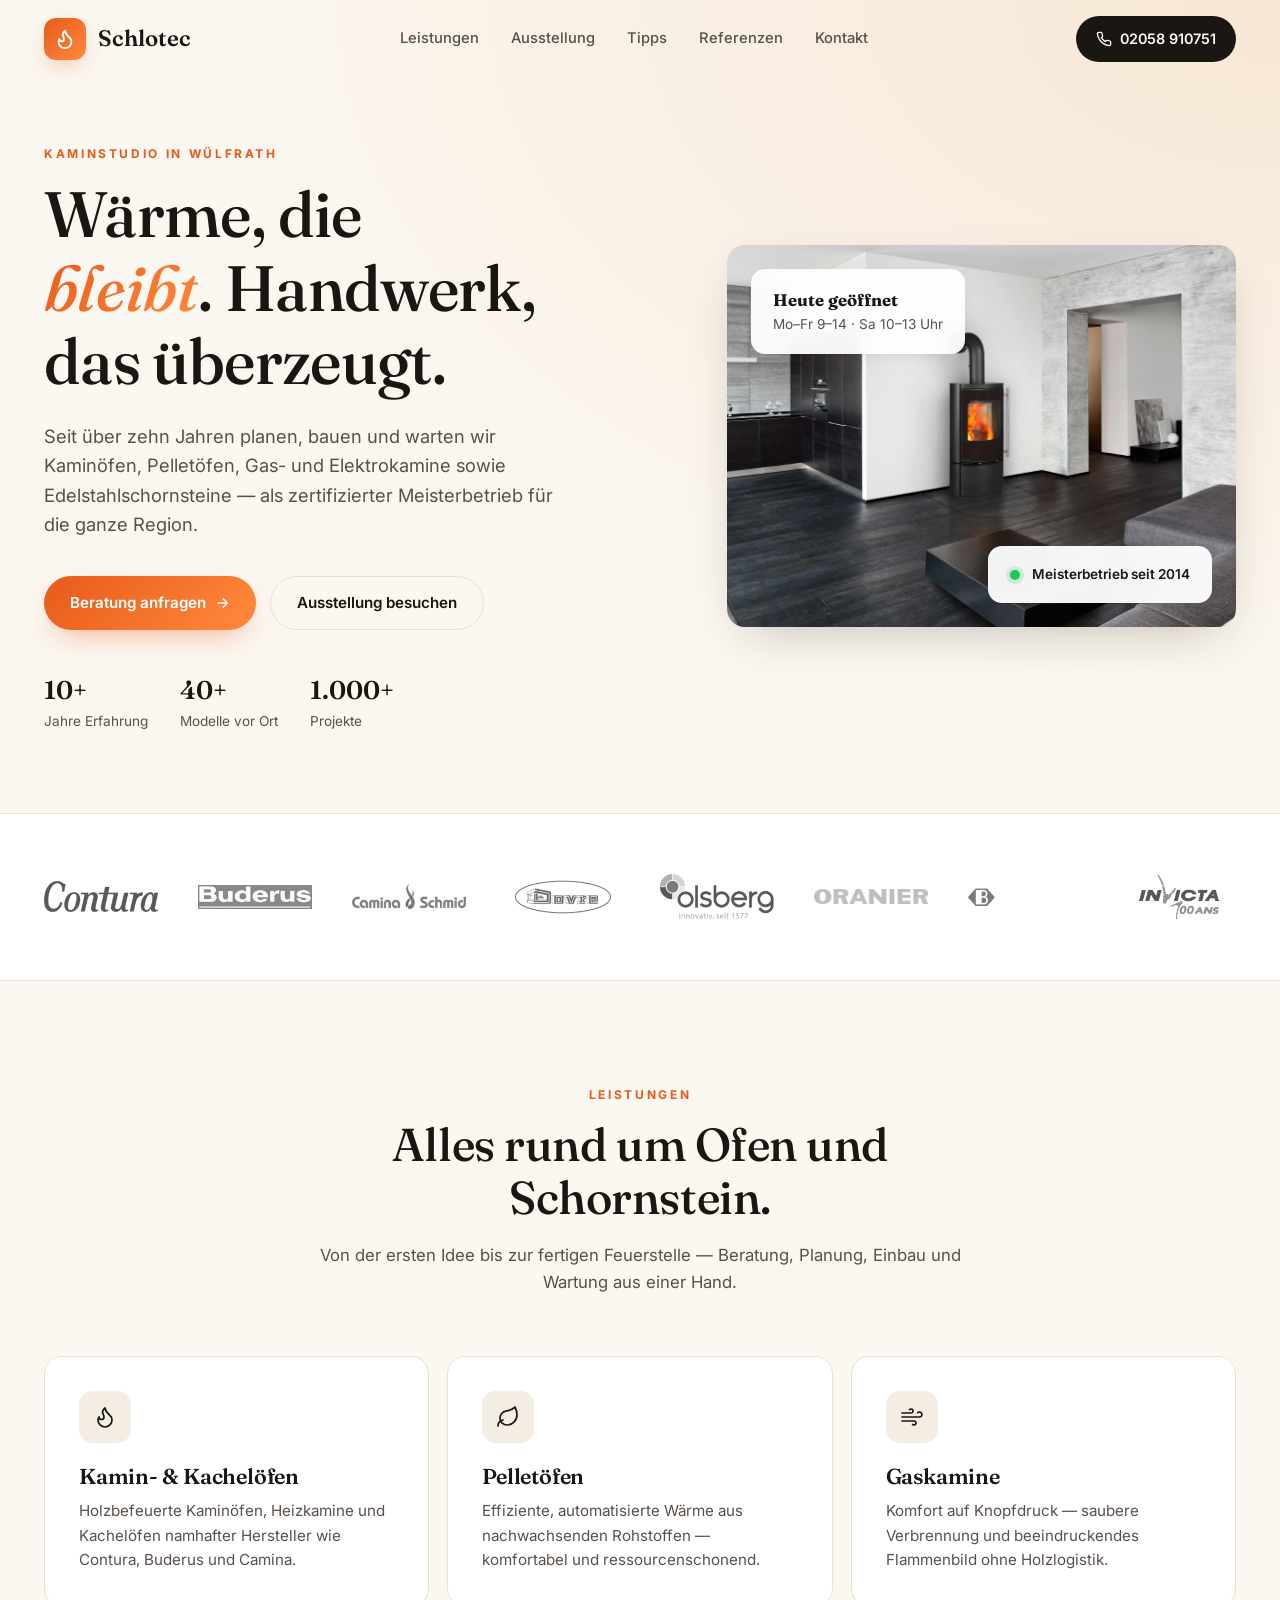
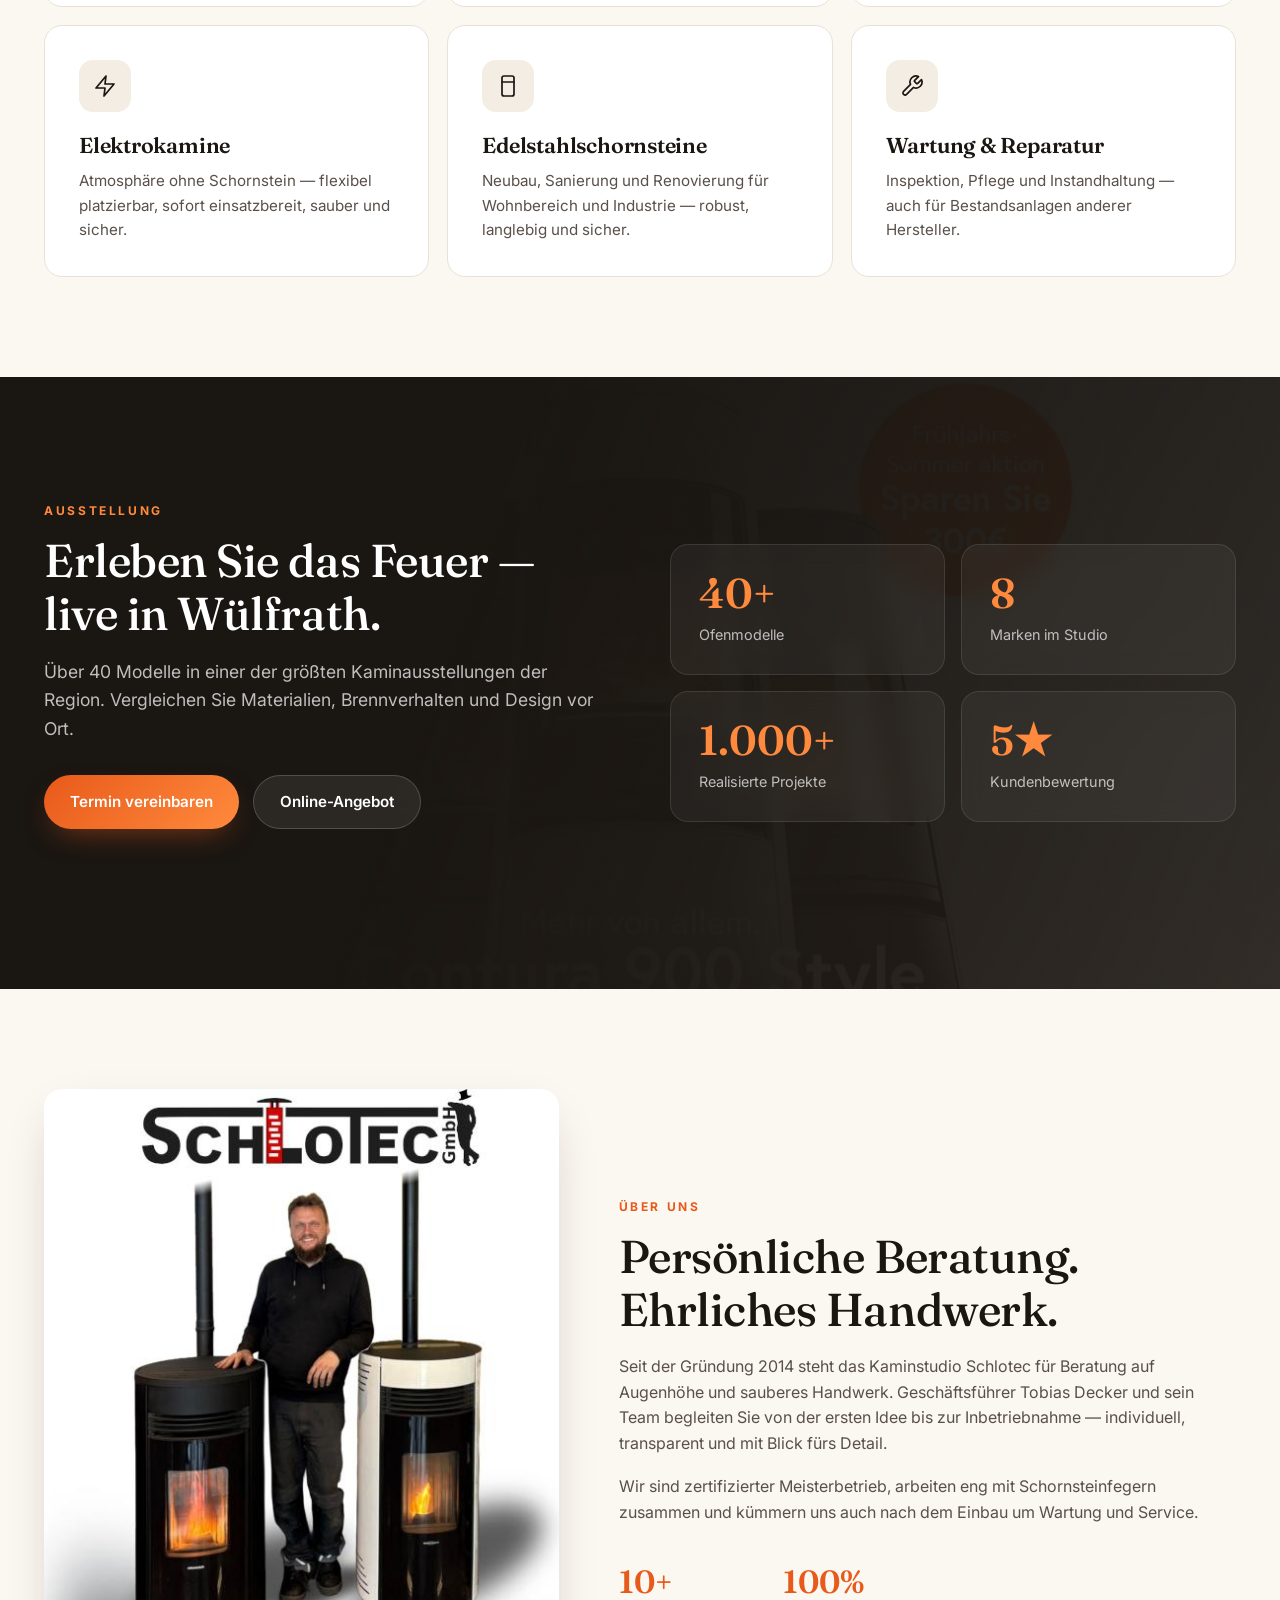
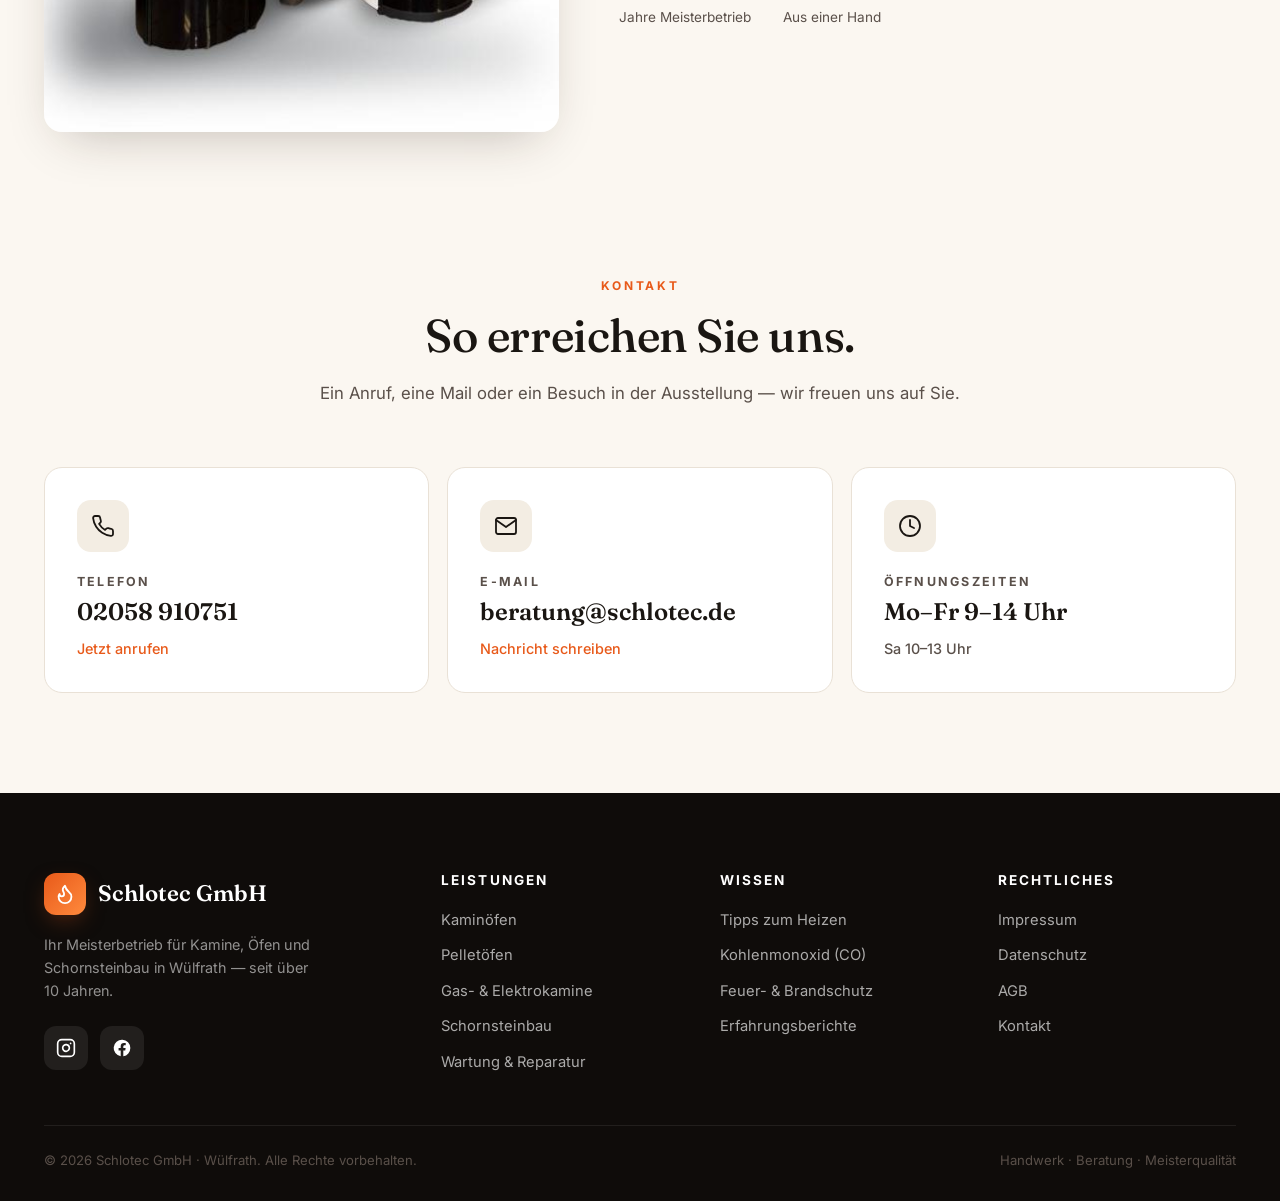
<file: index.html>
<!doctype html>
<html lang="de">
<head>
<meta charset="UTF-8" />
<meta name="viewport" content="width=device-width,initial-scale=1" />
<title>Schlotec — Kaminstudio & Schornsteinbau in Wülfrath</title>
<meta name="description" content="Kaminöfen, Pelletöfen, Gas- und Elektrokamine sowie Edelstahlschornsteine vom Meisterbetrieb in Wülfrath. Beratung, Planung, Einbau und Wartung aus einer Hand." />
<meta name="theme-color" content="#1a1612" />
<meta property="og:title" content="Schlotec — Kaminstudio & Schornsteinbau in Wülfrath" />
<meta property="og:description" content="Kaminöfen, Pelletöfen, Gas- und Elektrokamine sowie Edelstahlschornsteine vom Meisterbetrieb in Wülfrath. Beratung, Planung, Einbau und Wartung aus einer Hand." />
<meta property="og:type" content="website" />
<meta property="og:locale" content="de_DE" />
<meta property="og:image" content="/img/hero.jpg" />
<link rel="icon" href="img/logo.svg" type="image/svg+xml" />
<link rel="preconnect" href="https://fonts.googleapis.com" />
<link rel="preconnect" href="https://fonts.gstatic.com" crossorigin />
<link href="https://fonts.googleapis.com/css2?family=Fraunces:opsz,wght@9..144,400;9..144,500;9..144,600&family=Inter:wght@400;500;600;700&display=swap" rel="stylesheet" />
<link rel="stylesheet" href="styles.css" />
</head>
<body>
<header class="site-header">
  <div class="container header-inner">
    <a href="index.html" class="brand" aria-label="Schlotec — Startseite">
      <span class="brand-logo" aria-hidden="true">
        <svg viewBox="0 0 24 24" fill="none" stroke="currentColor" stroke-width="2" stroke-linecap="round" stroke-linejoin="round"><path d="M8.5 14.5A2.5 2.5 0 0 0 11 12c0-1.38-.5-2-1-3-1.072-2.143-.224-4.054 2-6 .5 2.5 2 4.9 4 6.5 2 1.6 3 3.5 3 5.5a7 7 0 1 1-14 0c0-1.153.433-2.294 1-3a2.5 2.5 0 0 0 2.5 2.5z"/></svg>
      </span>
      Schlotec
    </a>
    <nav class="nav" aria-label="Hauptnavigation">
      <a href="index.html#leistungen">Leistungen</a>
      <a href="index.html#ausstellung">Ausstellung</a>
      <a href="tipps-heizen.html">Tipps</a>
      <a href="erfahrungsberichte.html">Referenzen</a>
      <a href="index.html#kontakt">Kontakt</a>
    </nav>
    <div class="nav-cta">
      <a href="tel:+492058910751" class="tel-btn">
        <svg width="16" height="16" viewBox="0 0 24 24" fill="none" stroke="currentColor" stroke-width="2" stroke-linecap="round" stroke-linejoin="round"><path d="M22 16.92v3a2 2 0 0 1-2.18 2 19.79 19.79 0 0 1-8.63-3.07 19.5 19.5 0 0 1-6-6 19.79 19.79 0 0 1-3.07-8.67A2 2 0 0 1 4.11 2h3a2 2 0 0 1 2 1.72 12.84 12.84 0 0 0 .7 2.81 2 2 0 0 1-.45 2.11L8.09 9.91a16 16 0 0 0 6 6l1.27-1.27a2 2 0 0 1 2.11-.45 12.84 12.84 0 0 0 2.81.7A2 2 0 0 1 22 16.92z"/></svg>
        02058 910751
      </a>
      <button class="menu-toggle" aria-label="Menü öffnen" aria-expanded="false">
        <svg width="20" height="20" viewBox="0 0 24 24" fill="none" stroke="currentColor" stroke-width="2" stroke-linecap="round"><line x1="3" y1="6" x2="21" y2="6"/><line x1="3" y1="12" x2="21" y2="12"/><line x1="3" y1="18" x2="21" y2="18"/></svg>
      </button>
    </div>
  </div>
  <div class="mobile-nav">
    <a href="index.html#leistungen">Leistungen</a>
    <a href="index.html#ausstellung">Ausstellung</a>
    <a href="tipps-heizen.html">Tipps zum Heizen</a>
    <a href="co-gefahren.html">CO-Gefahren</a>
    <a href="brandschutz.html">Brandschutz</a>
    <a href="erfahrungsberichte.html">Erfahrungsberichte</a>
    <a href="index.html#kontakt">Kontakt</a>
    <a href="tel:+492058910751" style="background:var(--ink);color:#fff;text-align:center;margin-top:8px">02058 910751</a>
  </div>
</header>
<section class="hero" id="top">
  <div class="container hero-grid">
    <div class="hero-text reveal">
      <span class="eyebrow">Kaminstudio in Wülfrath</span>
      <h1>Wärme, die <span class="accent">bleibt</span>. Handwerk, das überzeugt.</h1>
      <p>Seit über zehn Jahren planen, bauen und warten wir Kaminöfen, Pelletöfen, Gas- und Elektrokamine sowie Edelstahlschornsteine — als zertifizierter Meisterbetrieb für die ganze Region.</p>
      <div class="hero-actions">
        <a href="#kontakt" class="btn btn-primary">
          Beratung anfragen
          <svg width="16" height="16" viewBox="0 0 24 24" fill="none" stroke="currentColor" stroke-width="2"><path d="M5 12h14M13 5l7 7-7 7"/></svg>
        </a>
        <a href="#ausstellung" class="btn btn-outline">Ausstellung besuchen</a>
      </div>
      <div class="hero-meta">
        <div><strong>10+</strong>Jahre Erfahrung</div>
        <div><strong>40+</strong>Modelle vor Ort</div>
        <div><strong>1.000+</strong>Projekte</div>
      </div>
    </div>
    <div class="hero-image reveal">
      <img src="img/hero.jpg" alt="Auswahl an Kaminöfen im Schlotec Kaminstudio Wülfrath" loading="eager" />
      <div class="hero-card tl">
        <strong style="display:block;font-family:'Fraunces',serif;font-size:1.05rem;color:var(--ink)">Heute geöffnet</strong>
        <span style="color:var(--ink-soft)">Mo–Fr 9–14 · Sa 10–13 Uhr</span>
      </div>
      <div class="hero-card br">
        <span class="dot"></span>
        <span style="color:var(--ink);font-weight:600">Meisterbetrieb seit 2014</span>
      </div>
    </div>
  </div>
</section>

<section class="brands" id="marken" aria-label="Markenpartner">
  <div class="container">
    <div class="brand-strip">
      <img src="img/brands/contura.png" alt="Contura" loading="lazy" />
      <img src="img/brands/buderus.jpg" alt="Buderus" loading="lazy" />
      <img src="img/brands/schmid-camina.png" alt="Schmid Camina" loading="lazy" />
      <img src="img/brands/dovre.png" alt="Dovre" loading="lazy" />
      <img src="img/brands/olsberg.png" alt="Olsberg" loading="lazy" />
      <img src="img/brands/oranier.png" alt="Oranier" loading="lazy" />
      <img src="img/brands/bartz.png" alt="Bartz" loading="lazy" />
      <img src="img/brands/invicta.png" alt="Invicta" loading="lazy" />
    </div>
  </div>
</section>

<section class="section" id="leistungen">
  <div class="container">
    <div class="section-head reveal">
      <span class="eyebrow">Leistungen</span>
      <h2>Alles rund um Ofen und Schornstein.</h2>
      <p>Von der ersten Idee bis zur fertigen Feuerstelle — Beratung, Planung, Einbau und Wartung aus einer Hand.</p>
    </div>
    <div class="services-grid">
      <article class="service-card reveal">
        <div class="service-icon"><svg viewBox="0 0 24 24" fill="none" stroke="currentColor" stroke-width="1.7" stroke-linecap="round" stroke-linejoin="round"><path d="M8.5 14.5A2.5 2.5 0 0 0 11 12c0-1.38-.5-2-1-3-1.072-2.143-.224-4.054 2-6 .5 2.5 2 4.9 4 6.5 2 1.6 3 3.5 3 5.5a7 7 0 1 1-14 0c0-1.153.433-2.294 1-3a2.5 2.5 0 0 0 2.5 2.5z"/></svg></div>
        <h3>Kamin- & Kachelöfen</h3>
        <p>Holzbefeuerte Kaminöfen, Heizkamine und Kachelöfen namhafter Hersteller wie Contura, Buderus und Camina.</p>
      </article>
      <article class="service-card reveal">
        <div class="service-icon"><svg viewBox="0 0 24 24" fill="none" stroke="currentColor" stroke-width="1.7" stroke-linecap="round" stroke-linejoin="round"><path d="M11 20A7 7 0 0 1 9.8 6.1C15.5 5 17 4.48 19 2c1 2 2 4.18 2 8 0 5.5-4.78 10-10 10z"/><path d="M2 21c0-3 1.85-5.36 5.08-6"/></svg></div>
        <h3>Pelletöfen</h3>
        <p>Effiziente, automatisierte Wärme aus nachwachsenden Rohstoffen — komfortabel und ressourcenschonend.</p>
      </article>
      <article class="service-card reveal">
        <div class="service-icon"><svg viewBox="0 0 24 24" fill="none" stroke="currentColor" stroke-width="1.7" stroke-linecap="round" stroke-linejoin="round"><path d="M17.7 7.7a2.5 2.5 0 1 1 1.8 4.3H2"/><path d="M9.6 4.6A2 2 0 1 1 11 8H2"/><path d="M12.6 19.4A2 2 0 1 0 14 16H2"/></svg></div>
        <h3>Gaskamine</h3>
        <p>Komfort auf Knopfdruck — saubere Verbrennung und beeindruckendes Flammenbild ohne Holzlogistik.</p>
      </article>
      <article class="service-card reveal">
        <div class="service-icon"><svg viewBox="0 0 24 24" fill="none" stroke="currentColor" stroke-width="1.7" stroke-linecap="round" stroke-linejoin="round"><polygon points="13 2 3 14 12 14 11 22 21 10 12 10 13 2"/></svg></div>
        <h3>Elektrokamine</h3>
        <p>Atmosphäre ohne Schornstein — flexibel platzierbar, sofort einsatzbereit, sauber und sicher.</p>
      </article>
      <article class="service-card reveal">
        <div class="service-icon"><svg viewBox="0 0 24 24" fill="none" stroke="currentColor" stroke-width="1.7" stroke-linecap="round" stroke-linejoin="round"><rect x="6" y="2" width="12" height="20" rx="2"/><line x1="6" y1="8" x2="18" y2="8"/></svg></div>
        <h3>Edelstahlschornsteine</h3>
        <p>Neubau, Sanierung und Renovierung für Wohnbereich und Industrie — robust, langlebig und sicher.</p>
      </article>
      <article class="service-card reveal">
        <div class="service-icon"><svg viewBox="0 0 24 24" fill="none" stroke="currentColor" stroke-width="1.7" stroke-linecap="round" stroke-linejoin="round"><path d="M14.7 6.3a1 1 0 0 0 0 1.4l1.6 1.6a1 1 0 0 0 1.4 0l3.77-3.77a6 6 0 0 1-7.94 7.94l-6.91 6.91a2.12 2.12 0 0 1-3-3l6.91-6.91a6 6 0 0 1 7.94-7.94l-3.76 3.76z"/></svg></div>
        <h3>Wartung & Reparatur</h3>
        <p>Inspektion, Pflege und Instandhaltung — auch für Bestandsanlagen anderer Hersteller.</p>
      </article>
    </div>
  </div>
</section>

<section class="showcase section-dark" id="ausstellung">
  <img src="img/aktion.jpg" alt="" aria-hidden="true" loading="lazy" style="position:absolute;inset:0;width:100%;height:100%;object-fit:cover;opacity:.18;mix-blend-mode:screen" />
  <div style="position:absolute;inset:0;background:linear-gradient(110deg,#1a1612 35%,rgba(26,22,18,.55) 100%)"></div>
  <div class="container showcase-grid" style="position:relative">
    <div class="reveal">
      <span class="eyebrow" style="color:var(--ember-glow)">Ausstellung</span>
      <h2>Erleben Sie das Feuer — live in Wülfrath.</h2>
      <p style="font-size:1.1rem;margin-top:18px">Über 40 Modelle in einer der größten Kaminausstellungen der Region. Vergleichen Sie Materialien, Brennverhalten und Design vor Ort.</p>
      <div class="hero-actions" style="margin-top:32px">
        <a href="#kontakt" class="btn btn-primary">Termin vereinbaren</a>
        <a href="#kontakt" class="btn" style="background:rgba(255,255,255,.08);color:#fff;border:1px solid rgba(255,255,255,.18)">Online-Angebot</a>
      </div>
    </div>
    <div class="stats reveal">
      <div class="stat"><div class="stat-num">40+</div><div class="stat-label">Ofenmodelle</div></div>
      <div class="stat"><div class="stat-num">8</div><div class="stat-label">Marken im Studio</div></div>
      <div class="stat"><div class="stat-num">1.000+</div><div class="stat-label">Realisierte Projekte</div></div>
      <div class="stat"><div class="stat-num">5★</div><div class="stat-label">Kundenbewertung</div></div>
    </div>
  </div>
</section>

<section class="section" id="ueber">
  <div class="container about-grid">
    <div class="about-img reveal">
      <img src="img/tobias.jpg" alt="Tobias Decker, Geschäftsführer Schlotec GmbH" loading="lazy" />
    </div>
    <div class="reveal">
      <span class="eyebrow">Über uns</span>
      <h2>Persönliche Beratung. Ehrliches Handwerk.</h2>
      <p style="margin:18px 0">Seit der Gründung 2014 steht das Kaminstudio Schlotec für Beratung auf Augenhöhe und sauberes Handwerk. Geschäftsführer Tobias Decker und sein Team begleiten Sie von der ersten Idee bis zur Inbetriebnahme — individuell, transparent und mit Blick fürs Detail.</p>
      <p>Wir sind zertifizierter Meisterbetrieb, arbeiten eng mit Schornsteinfegern zusammen und kümmern uns auch nach dem Einbau um Wartung und Service.</p>
      <div style="display:flex;gap:32px;margin-top:30px">
        <div><div style="font-family:Fraunces,serif;font-size:2rem;color:var(--ember);font-weight:600">10+</div><div style="font-size:.85rem;color:var(--ink-soft)">Jahre Meisterbetrieb</div></div>
        <div><div style="font-family:Fraunces,serif;font-size:2rem;color:var(--ember);font-weight:600">100%</div><div style="font-size:.85rem;color:var(--ink-soft)">Aus einer Hand</div></div>
      </div>
    </div>
  </div>
</section>

<section class="section" id="kontakt" style="padding-top:40px">
  <div class="container">
    <div class="section-head reveal">
      <span class="eyebrow">Kontakt</span>
      <h2>So erreichen Sie uns.</h2>
      <p>Ein Anruf, eine Mail oder ein Besuch in der Ausstellung — wir freuen uns auf Sie.</p>
    </div>
    <div class="contact-blocks reveal">
      <a href="tel:+492058910751" class="contact-block">
        <span class="contact-block-icon"><svg viewBox="0 0 24 24" fill="none" stroke="currentColor" stroke-width="1.8" stroke-linecap="round" stroke-linejoin="round"><path d="M22 16.92v3a2 2 0 0 1-2.18 2 19.79 19.79 0 0 1-8.63-3.07 19.5 19.5 0 0 1-6-6 19.79 19.79 0 0 1-3.07-8.67A2 2 0 0 1 4.11 2h3a2 2 0 0 1 2 1.72 12.84 12.84 0 0 0 .7 2.81 2 2 0 0 1-.45 2.11L8.09 9.91a16 16 0 0 0 6 6l1.27-1.27a2 2 0 0 1 2.11-.45 12.84 12.84 0 0 0 2.81.7A2 2 0 0 1 22 16.92z"/></svg></span>
        <span class="contact-block-label">Telefon</span>
        <span class="contact-block-value">02058 910751</span>
        <span class="contact-block-hint">Jetzt anrufen</span>
      </a>
      <a href="mailto:beratung@schlotec.de" class="contact-block">
        <span class="contact-block-icon"><svg viewBox="0 0 24 24" fill="none" stroke="currentColor" stroke-width="1.8" stroke-linecap="round" stroke-linejoin="round"><path d="M4 4h16c1.1 0 2 .9 2 2v12c0 1.1-.9 2-2 2H4c-1.1 0-2-.9-2-2V6c0-1.1.9-2 2-2z"/><polyline points="22,6 12,13 2,6"/></svg></span>
        <span class="contact-block-label">E-Mail</span>
        <span class="contact-block-value">beratung@schlotec.de</span>
        <span class="contact-block-hint">Nachricht schreiben</span>
      </a>
      <div class="contact-block contact-block--static">
        <span class="contact-block-icon"><svg viewBox="0 0 24 24" fill="none" stroke="currentColor" stroke-width="1.8" stroke-linecap="round" stroke-linejoin="round"><circle cx="12" cy="12" r="10"/><polyline points="12 6 12 12 16 14"/></svg></span>
        <span class="contact-block-label">Öffnungszeiten</span>
        <span class="contact-block-value">Mo–Fr 9–14 Uhr</span>
        <span class="contact-block-hint">Sa 10–13 Uhr</span>
      </div>
    </div>
  </div>
</section>
<footer class="footer">
  <div class="container">
    <div class="footer-grid">
      <div>
        <div class="brand" style="color:#fff;margin-bottom:18px">
          <span class="brand-logo" aria-hidden="true"><svg viewBox="0 0 24 24" fill="none" stroke="currentColor" stroke-width="2" stroke-linecap="round" stroke-linejoin="round"><path d="M8.5 14.5A2.5 2.5 0 0 0 11 12c0-1.38-.5-2-1-3-1.072-2.143-.224-4.054 2-6 .5 2.5 2 4.9 4 6.5 2 1.6 3 3.5 3 5.5a7 7 0 1 1-14 0c0-1.153.433-2.294 1-3a2.5 2.5 0 0 0 2.5 2.5z"/></svg></span>
          Schlotec GmbH
        </div>
        <p style="color:rgba(255,255,255,.55);font-size:.9rem;max-width:280px">Ihr Meisterbetrieb für Kamine, Öfen und Schornsteinbau in Wülfrath — seit über 10 Jahren.</p>
        <div class="socials" aria-label="Social Media">
          <a href="https://www.instagram.com/schlotec.gmbh/" target="_blank" rel="noopener" aria-label="Instagram"><svg viewBox="0 0 24 24" fill="none" stroke="currentColor" stroke-width="2" stroke-linecap="round" stroke-linejoin="round"><rect x="2" y="2" width="20" height="20" rx="5"/><path d="M16 11.37A4 4 0 1 1 12.63 8 4 4 0 0 1 16 11.37z"/><line x1="17.5" y1="6.5" x2="17.51" y2="6.5"/></svg></a>
          <a href="https://www.facebook.com/schlotec" target="_blank" rel="noopener" aria-label="Facebook"><svg viewBox="0 0 24 24" fill="currentColor"><path d="M22 12a10 10 0 1 0-11.56 9.88v-6.99H7.9V12h2.54V9.8c0-2.51 1.5-3.9 3.78-3.9 1.1 0 2.24.2 2.24.2v2.46h-1.26c-1.24 0-1.63.77-1.63 1.56V12h2.78l-.44 2.89h-2.34v6.99A10 10 0 0 0 22 12z"/></svg></a>
        </div>
      </div>
      <div>
        <h4>Leistungen</h4>
        <ul>
          <li><a href="index.html#leistungen">Kaminöfen</a></li>
          <li><a href="index.html#leistungen">Pelletöfen</a></li>
          <li><a href="index.html#leistungen">Gas- & Elektrokamine</a></li>
          <li><a href="index.html#leistungen">Schornsteinbau</a></li>
          <li><a href="index.html#leistungen">Wartung & Reparatur</a></li>
        </ul>
      </div>
      <div>
        <h4>Wissen</h4>
        <ul>
          <li><a href="tipps-heizen.html">Tipps zum Heizen</a></li>
          <li><a href="co-gefahren.html">Kohlenmonoxid (CO)</a></li>
          <li><a href="brandschutz.html">Feuer- & Brandschutz</a></li>
          <li><a href="erfahrungsberichte.html">Erfahrungsberichte</a></li>
        </ul>
      </div>
      <div>
        <h4>Rechtliches</h4>
        <ul>
          <li><a href="impressum.html">Impressum</a></li>
          <li><a href="datenschutz.html">Datenschutz</a></li>
          <li><a href="agb.html">AGB</a></li>
          <li><a href="index.html#kontakt">Kontakt</a></li>
        </ul>
      </div>
    </div>
    <div class="footer-bottom">
      <p>© <span id="year">2026</span> Schlotec GmbH · Wülfrath. Alle Rechte vorbehalten.</p>
      <p>Hand­werk · Beratung · Meisterqualität</p>
    </div>
  </div>
</footer>
<script src="script.js" defer></script>
</body>
</html>
</file>
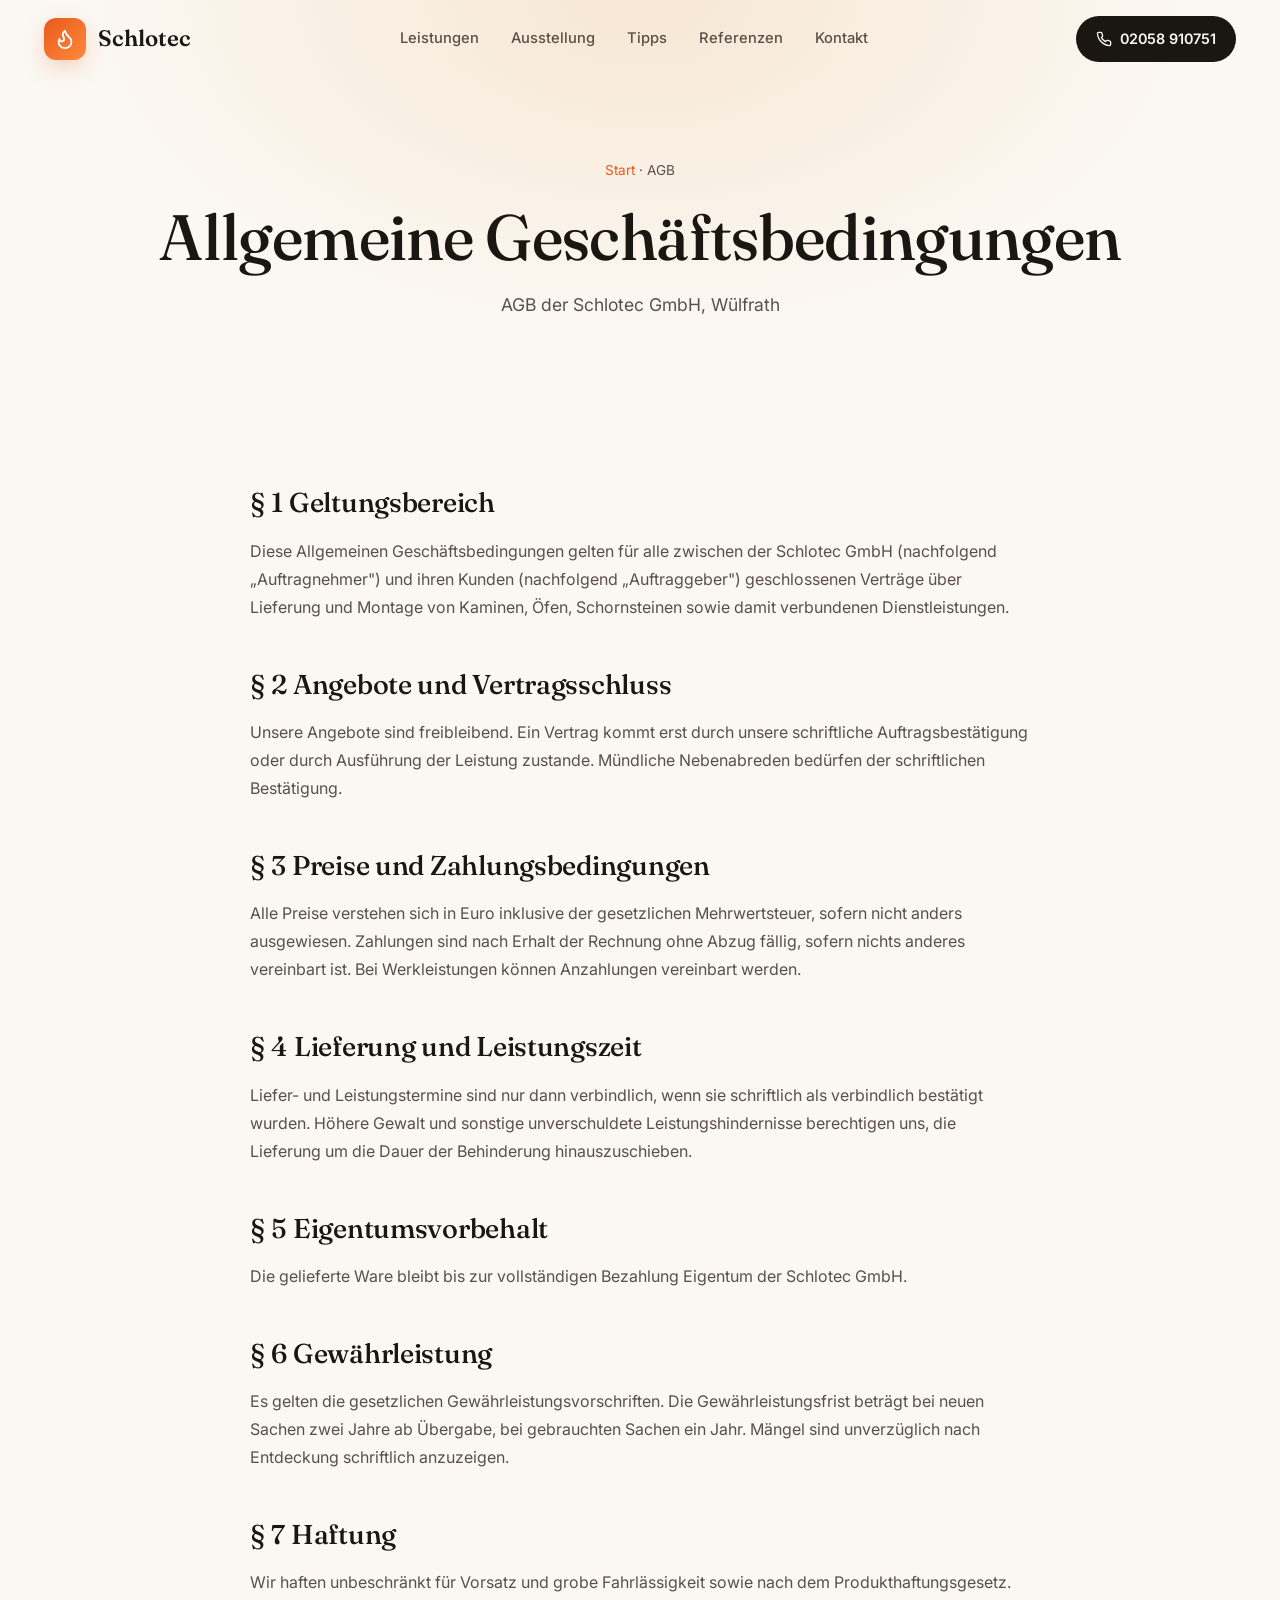
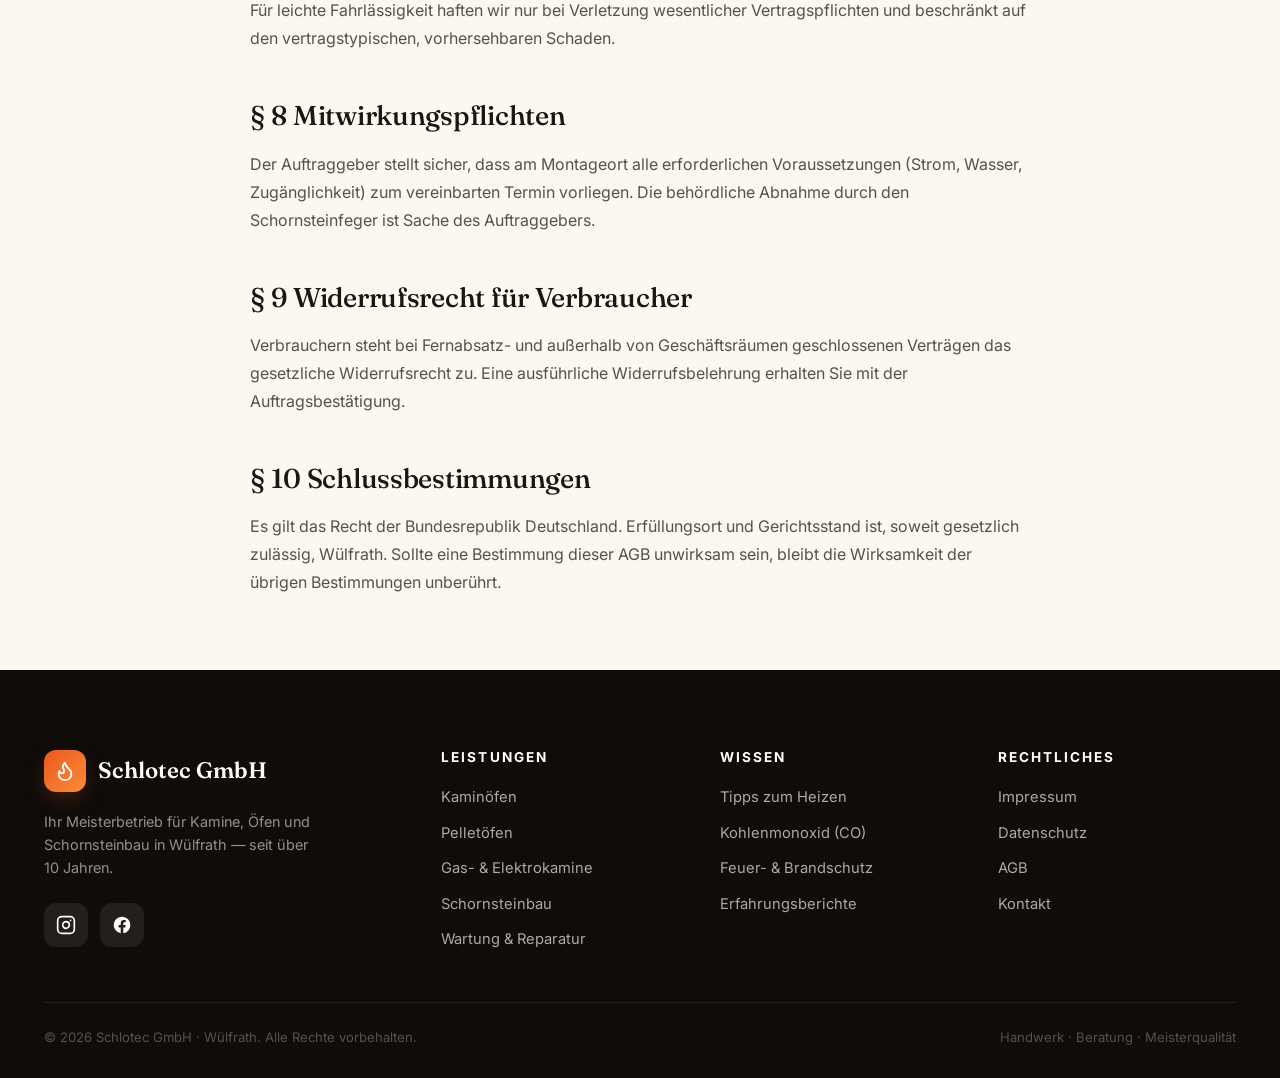
<file: agb.html>
<!doctype html>
<html lang="de">
<head>
<meta charset="UTF-8" />
<meta name="viewport" content="width=device-width,initial-scale=1" />
<title>AGB — Schlotec GmbH</title>
<meta name="description" content="Allgemeine Geschäftsbedingungen der Schlotec GmbH, Wülfrath." />
<meta name="theme-color" content="#1a1612" />
<meta property="og:title" content="AGB — Schlotec GmbH" />
<meta property="og:description" content="Allgemeine Geschäftsbedingungen der Schlotec GmbH, Wülfrath." />
<meta property="og:type" content="website" />
<meta property="og:locale" content="de_DE" />
<meta property="og:image" content="/img/hero.jpg" />
<link rel="icon" href="img/logo.svg" type="image/svg+xml" />
<link rel="preconnect" href="https://fonts.googleapis.com" />
<link rel="preconnect" href="https://fonts.gstatic.com" crossorigin />
<link href="https://fonts.googleapis.com/css2?family=Fraunces:opsz,wght@9..144,400;9..144,500;9..144,600&family=Inter:wght@400;500;600;700&display=swap" rel="stylesheet" />
<link rel="stylesheet" href="styles.css" />
</head>
<body>
<header class="site-header">
  <div class="container header-inner">
    <a href="index.html" class="brand" aria-label="Schlotec — Startseite">
      <span class="brand-logo" aria-hidden="true">
        <svg viewBox="0 0 24 24" fill="none" stroke="currentColor" stroke-width="2" stroke-linecap="round" stroke-linejoin="round"><path d="M8.5 14.5A2.5 2.5 0 0 0 11 12c0-1.38-.5-2-1-3-1.072-2.143-.224-4.054 2-6 .5 2.5 2 4.9 4 6.5 2 1.6 3 3.5 3 5.5a7 7 0 1 1-14 0c0-1.153.433-2.294 1-3a2.5 2.5 0 0 0 2.5 2.5z"/></svg>
      </span>
      Schlotec
    </a>
    <nav class="nav" aria-label="Hauptnavigation">
      <a href="index.html#leistungen">Leistungen</a>
      <a href="index.html#ausstellung">Ausstellung</a>
      <a href="tipps-heizen.html">Tipps</a>
      <a href="erfahrungsberichte.html">Referenzen</a>
      <a href="index.html#kontakt">Kontakt</a>
    </nav>
    <div class="nav-cta">
      <a href="tel:+492058910751" class="tel-btn">
        <svg width="16" height="16" viewBox="0 0 24 24" fill="none" stroke="currentColor" stroke-width="2" stroke-linecap="round" stroke-linejoin="round"><path d="M22 16.92v3a2 2 0 0 1-2.18 2 19.79 19.79 0 0 1-8.63-3.07 19.5 19.5 0 0 1-6-6 19.79 19.79 0 0 1-3.07-8.67A2 2 0 0 1 4.11 2h3a2 2 0 0 1 2 1.72 12.84 12.84 0 0 0 .7 2.81 2 2 0 0 1-.45 2.11L8.09 9.91a16 16 0 0 0 6 6l1.27-1.27a2 2 0 0 1 2.11-.45 12.84 12.84 0 0 0 2.81.7A2 2 0 0 1 22 16.92z"/></svg>
        02058 910751
      </a>
      <button class="menu-toggle" aria-label="Menü öffnen" aria-expanded="false">
        <svg width="20" height="20" viewBox="0 0 24 24" fill="none" stroke="currentColor" stroke-width="2" stroke-linecap="round"><line x1="3" y1="6" x2="21" y2="6"/><line x1="3" y1="12" x2="21" y2="12"/><line x1="3" y1="18" x2="21" y2="18"/></svg>
      </button>
    </div>
  </div>
  <div class="mobile-nav">
    <a href="index.html#leistungen">Leistungen</a>
    <a href="index.html#ausstellung">Ausstellung</a>
    <a href="tipps-heizen.html">Tipps zum Heizen</a>
    <a href="co-gefahren.html">CO-Gefahren</a>
    <a href="brandschutz.html">Brandschutz</a>
    <a href="erfahrungsberichte.html">Erfahrungsberichte</a>
    <a href="index.html#kontakt">Kontakt</a>
    <a href="tel:+492058910751" style="background:var(--ink);color:#fff;text-align:center;margin-top:8px">02058 910751</a>
  </div>
</header>
<section class="page-hero">
  <div class="container">
    <div class="breadcrumb"><a href="/">Start</a> · AGB</div>
    <h1>Allgemeine Geschäftsbedingungen</h1>
    <p>AGB der Schlotec GmbH, Wülfrath</p>
  </div>
</section>
<section class="container prose">
  <h2>§ 1 Geltungsbereich</h2>
  <p>Diese Allgemeinen Geschäftsbedingungen gelten für alle zwischen der Schlotec GmbH (nachfolgend „Auftragnehmer") und ihren Kunden (nachfolgend „Auftraggeber") geschlossenen Verträge über Lieferung und Montage von Kaminen, Öfen, Schornsteinen sowie damit verbundenen Dienstleistungen.</p>
  <h2>§ 2 Angebote und Vertragsschluss</h2>
  <p>Unsere Angebote sind freibleibend. Ein Vertrag kommt erst durch unsere schriftliche Auftragsbestätigung oder durch Ausführung der Leistung zustande. Mündliche Nebenabreden bedürfen der schriftlichen Bestätigung.</p>
  <h2>§ 3 Preise und Zahlungsbedingungen</h2>
  <p>Alle Preise verstehen sich in Euro inklusive der gesetzlichen Mehrwertsteuer, sofern nicht anders ausgewiesen. Zahlungen sind nach Erhalt der Rechnung ohne Abzug fällig, sofern nichts anderes vereinbart ist. Bei Werkleistungen können Anzahlungen vereinbart werden.</p>
  <h2>§ 4 Lieferung und Leistungszeit</h2>
  <p>Liefer- und Leistungstermine sind nur dann verbindlich, wenn sie schriftlich als verbindlich bestätigt wurden. Höhere Gewalt und sonstige unverschuldete Leistungshindernisse berechtigen uns, die Lieferung um die Dauer der Behinderung hinauszuschieben.</p>
  <h2>§ 5 Eigentumsvorbehalt</h2>
  <p>Die gelieferte Ware bleibt bis zur vollständigen Bezahlung Eigentum der Schlotec GmbH.</p>
  <h2>§ 6 Gewährleistung</h2>
  <p>Es gelten die gesetzlichen Gewährleistungsvorschriften. Die Gewährleistungsfrist beträgt bei neuen Sachen zwei Jahre ab Übergabe, bei gebrauchten Sachen ein Jahr. Mängel sind unverzüglich nach Entdeckung schriftlich anzuzeigen.</p>
  <h2>§ 7 Haftung</h2>
  <p>Wir haften unbeschränkt für Vorsatz und grobe Fahrlässigkeit sowie nach dem Produkthaftungsgesetz. Für leichte Fahrlässigkeit haften wir nur bei Verletzung wesentlicher Vertragspflichten und beschränkt auf den vertragstypischen, vorhersehbaren Schaden.</p>
  <h2>§ 8 Mitwirkungspflichten</h2>
  <p>Der Auftraggeber stellt sicher, dass am Montageort alle erforderlichen Voraussetzungen (Strom, Wasser, Zugänglichkeit) zum vereinbarten Termin vorliegen. Die behördliche Abnahme durch den Schornsteinfeger ist Sache des Auftraggebers.</p>
  <h2>§ 9 Widerrufsrecht für Verbraucher</h2>
  <p>Verbrauchern steht bei Fernabsatz- und außerhalb von Geschäftsräumen geschlossenen Verträgen das gesetzliche Widerrufsrecht zu. Eine ausführliche Widerrufsbelehrung erhalten Sie mit der Auftragsbestätigung.</p>
  <h2>§ 10 Schlussbestimmungen</h2>
  <p>Es gilt das Recht der Bundesrepublik Deutschland. Erfüllungsort und Gerichtsstand ist, soweit gesetzlich zulässig, Wülfrath. Sollte eine Bestimmung dieser AGB unwirksam sein, bleibt die Wirksamkeit der übrigen Bestimmungen unberührt.</p>
</section>
<footer class="footer">
  <div class="container">
    <div class="footer-grid">
      <div>
        <div class="brand" style="color:#fff;margin-bottom:18px">
          <span class="brand-logo" aria-hidden="true"><svg viewBox="0 0 24 24" fill="none" stroke="currentColor" stroke-width="2" stroke-linecap="round" stroke-linejoin="round"><path d="M8.5 14.5A2.5 2.5 0 0 0 11 12c0-1.38-.5-2-1-3-1.072-2.143-.224-4.054 2-6 .5 2.5 2 4.9 4 6.5 2 1.6 3 3.5 3 5.5a7 7 0 1 1-14 0c0-1.153.433-2.294 1-3a2.5 2.5 0 0 0 2.5 2.5z"/></svg></span>
          Schlotec GmbH
        </div>
        <p style="color:rgba(255,255,255,.55);font-size:.9rem;max-width:280px">Ihr Meisterbetrieb für Kamine, Öfen und Schornsteinbau in Wülfrath — seit über 10 Jahren.</p>
        <div class="socials" aria-label="Social Media">
          <a href="https://www.instagram.com/schlotec.gmbh/" target="_blank" rel="noopener" aria-label="Instagram"><svg viewBox="0 0 24 24" fill="none" stroke="currentColor" stroke-width="2" stroke-linecap="round" stroke-linejoin="round"><rect x="2" y="2" width="20" height="20" rx="5"/><path d="M16 11.37A4 4 0 1 1 12.63 8 4 4 0 0 1 16 11.37z"/><line x1="17.5" y1="6.5" x2="17.51" y2="6.5"/></svg></a>
          <a href="https://www.facebook.com/schlotec" target="_blank" rel="noopener" aria-label="Facebook"><svg viewBox="0 0 24 24" fill="currentColor"><path d="M22 12a10 10 0 1 0-11.56 9.88v-6.99H7.9V12h2.54V9.8c0-2.51 1.5-3.9 3.78-3.9 1.1 0 2.24.2 2.24.2v2.46h-1.26c-1.24 0-1.63.77-1.63 1.56V12h2.78l-.44 2.89h-2.34v6.99A10 10 0 0 0 22 12z"/></svg></a>
        </div>
      </div>
      <div>
        <h4>Leistungen</h4>
        <ul>
          <li><a href="index.html#leistungen">Kaminöfen</a></li>
          <li><a href="index.html#leistungen">Pelletöfen</a></li>
          <li><a href="index.html#leistungen">Gas- & Elektrokamine</a></li>
          <li><a href="index.html#leistungen">Schornsteinbau</a></li>
          <li><a href="index.html#leistungen">Wartung & Reparatur</a></li>
        </ul>
      </div>
      <div>
        <h4>Wissen</h4>
        <ul>
          <li><a href="tipps-heizen.html">Tipps zum Heizen</a></li>
          <li><a href="co-gefahren.html">Kohlenmonoxid (CO)</a></li>
          <li><a href="brandschutz.html">Feuer- & Brandschutz</a></li>
          <li><a href="erfahrungsberichte.html">Erfahrungsberichte</a></li>
        </ul>
      </div>
      <div>
        <h4>Rechtliches</h4>
        <ul>
          <li><a href="impressum.html">Impressum</a></li>
          <li><a href="datenschutz.html">Datenschutz</a></li>
          <li><a href="agb.html">AGB</a></li>
          <li><a href="index.html#kontakt">Kontakt</a></li>
        </ul>
      </div>
    </div>
    <div class="footer-bottom">
      <p>© <span id="year">2026</span> Schlotec GmbH · Wülfrath. Alle Rechte vorbehalten.</p>
      <p>Hand­werk · Beratung · Meisterqualität</p>
    </div>
  </div>
</footer>
<script src="script.js" defer></script>
</body>
</html>
</file>
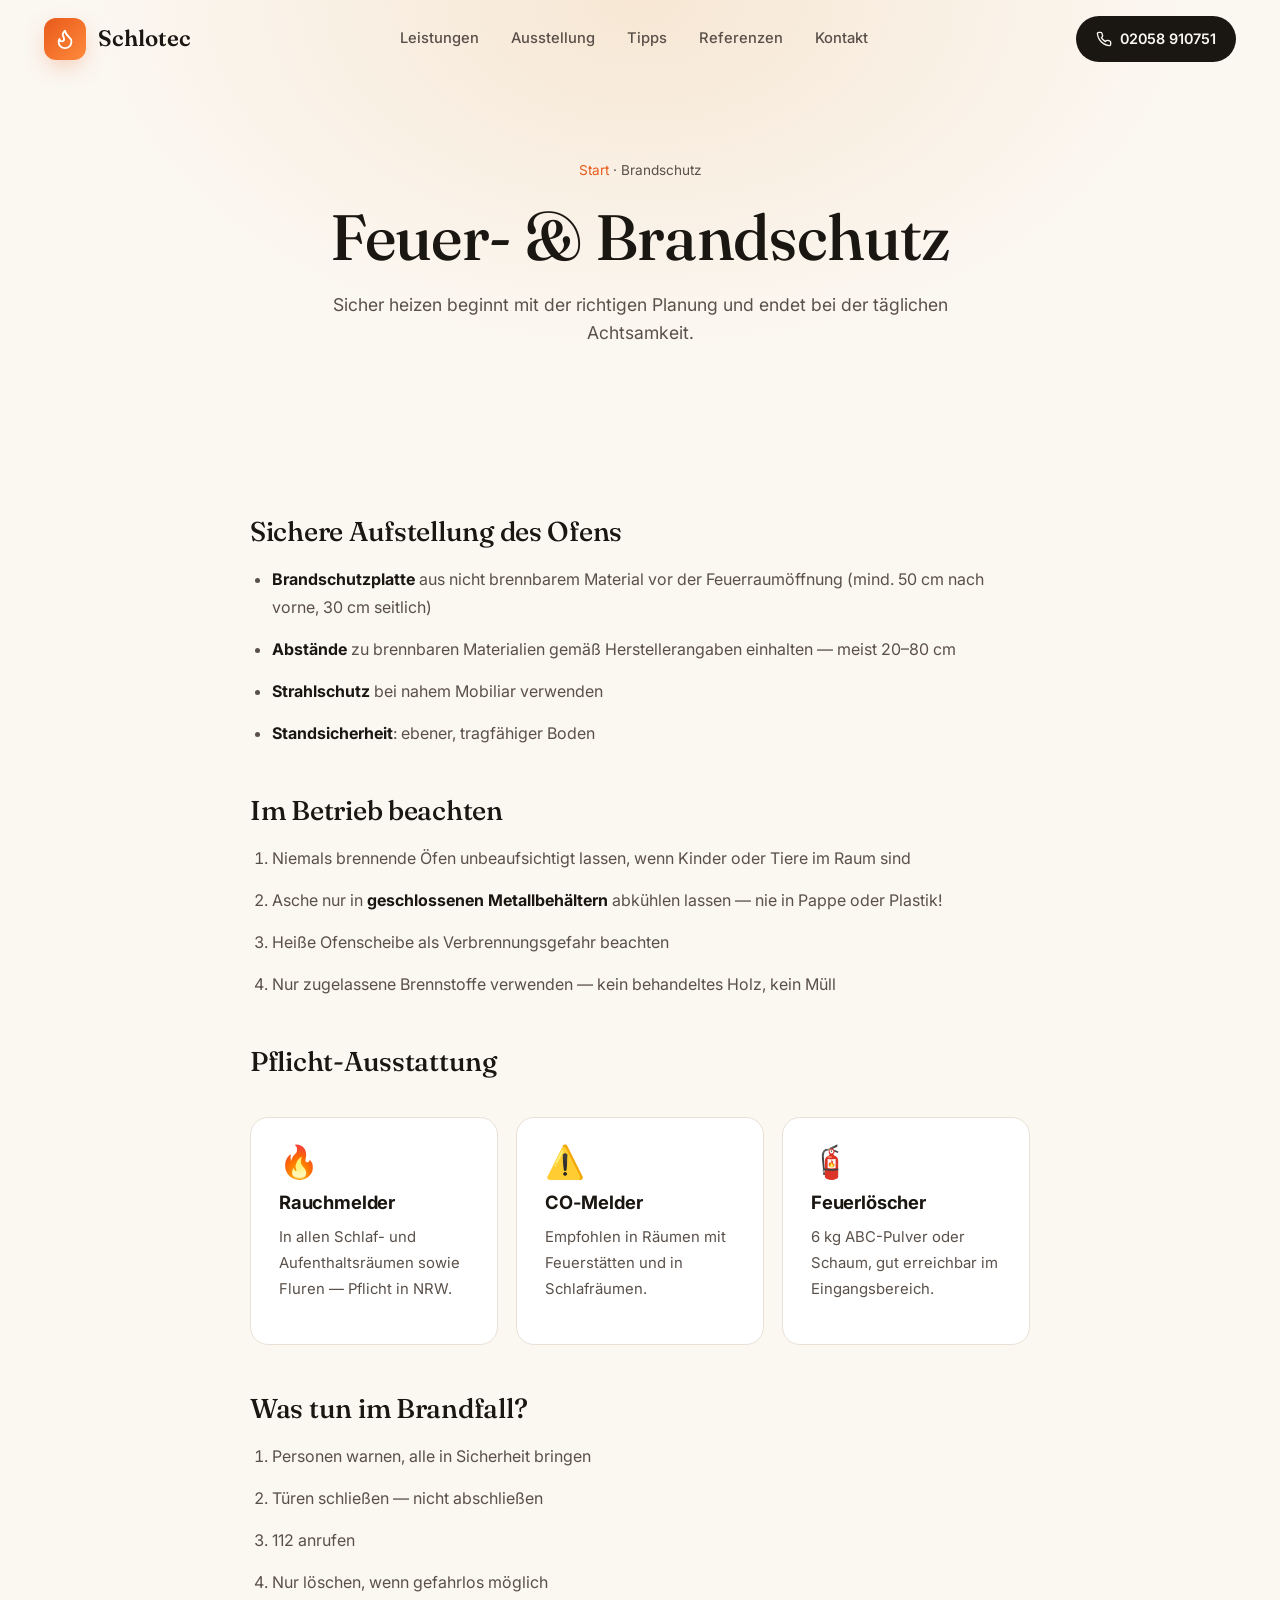
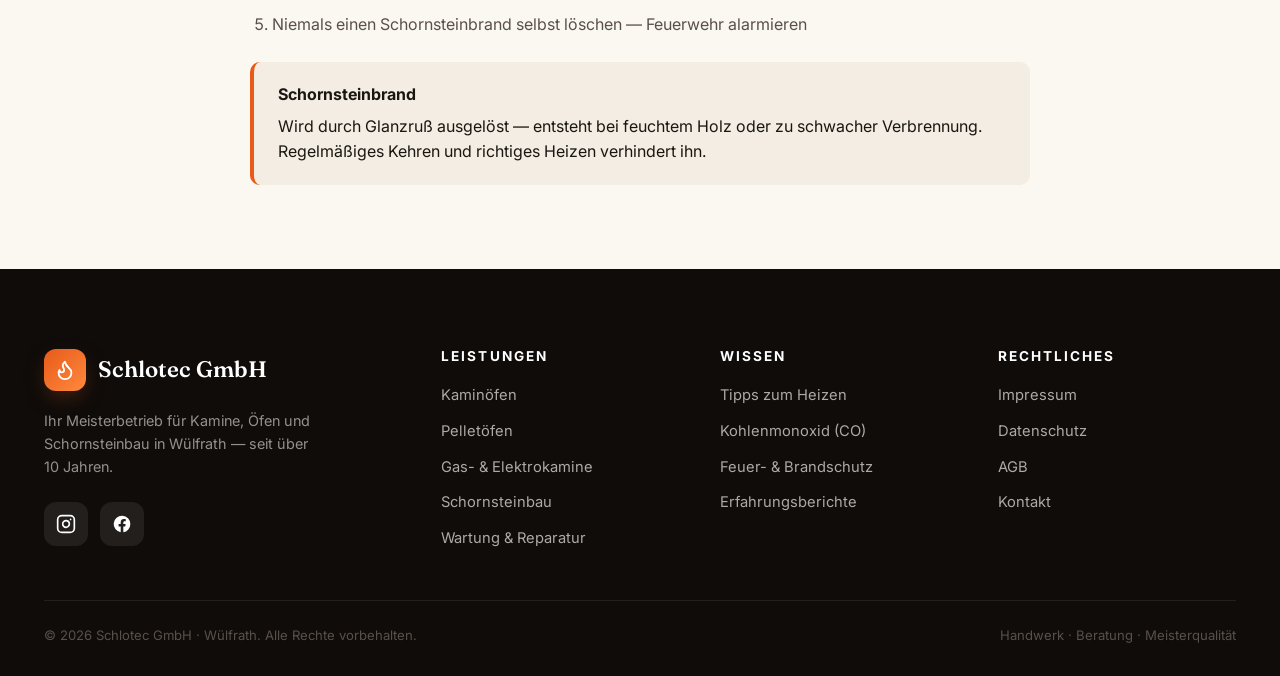
<file: brandschutz.html>
<!doctype html>
<html lang="de">
<head>
<meta charset="UTF-8" />
<meta name="viewport" content="width=device-width,initial-scale=1" />
<title>Feuer- & Brandschutz | Schlotec Wülfrath</title>
<meta name="description" content="Sicher heizen mit Kaminofen: Aufstellung, Abstände, Pflicht-Ausstattung und Verhalten im Brandfall." />
<meta name="theme-color" content="#1a1612" />
<meta property="og:title" content="Feuer- & Brandschutz | Schlotec Wülfrath" />
<meta property="og:description" content="Sicher heizen mit Kaminofen: Aufstellung, Abstände, Pflicht-Ausstattung und Verhalten im Brandfall." />
<meta property="og:type" content="website" />
<meta property="og:locale" content="de_DE" />
<meta property="og:image" content="/img/hero.jpg" />
<link rel="icon" href="img/logo.svg" type="image/svg+xml" />
<link rel="preconnect" href="https://fonts.googleapis.com" />
<link rel="preconnect" href="https://fonts.gstatic.com" crossorigin />
<link href="https://fonts.googleapis.com/css2?family=Fraunces:opsz,wght@9..144,400;9..144,500;9..144,600&family=Inter:wght@400;500;600;700&display=swap" rel="stylesheet" />
<link rel="stylesheet" href="styles.css" />
</head>
<body>
<header class="site-header">
  <div class="container header-inner">
    <a href="index.html" class="brand" aria-label="Schlotec — Startseite">
      <span class="brand-logo" aria-hidden="true">
        <svg viewBox="0 0 24 24" fill="none" stroke="currentColor" stroke-width="2" stroke-linecap="round" stroke-linejoin="round"><path d="M8.5 14.5A2.5 2.5 0 0 0 11 12c0-1.38-.5-2-1-3-1.072-2.143-.224-4.054 2-6 .5 2.5 2 4.9 4 6.5 2 1.6 3 3.5 3 5.5a7 7 0 1 1-14 0c0-1.153.433-2.294 1-3a2.5 2.5 0 0 0 2.5 2.5z"/></svg>
      </span>
      Schlotec
    </a>
    <nav class="nav" aria-label="Hauptnavigation">
      <a href="index.html#leistungen">Leistungen</a>
      <a href="index.html#ausstellung">Ausstellung</a>
      <a href="tipps-heizen.html">Tipps</a>
      <a href="erfahrungsberichte.html">Referenzen</a>
      <a href="index.html#kontakt">Kontakt</a>
    </nav>
    <div class="nav-cta">
      <a href="tel:+492058910751" class="tel-btn">
        <svg width="16" height="16" viewBox="0 0 24 24" fill="none" stroke="currentColor" stroke-width="2" stroke-linecap="round" stroke-linejoin="round"><path d="M22 16.92v3a2 2 0 0 1-2.18 2 19.79 19.79 0 0 1-8.63-3.07 19.5 19.5 0 0 1-6-6 19.79 19.79 0 0 1-3.07-8.67A2 2 0 0 1 4.11 2h3a2 2 0 0 1 2 1.72 12.84 12.84 0 0 0 .7 2.81 2 2 0 0 1-.45 2.11L8.09 9.91a16 16 0 0 0 6 6l1.27-1.27a2 2 0 0 1 2.11-.45 12.84 12.84 0 0 0 2.81.7A2 2 0 0 1 22 16.92z"/></svg>
        02058 910751
      </a>
      <button class="menu-toggle" aria-label="Menü öffnen" aria-expanded="false">
        <svg width="20" height="20" viewBox="0 0 24 24" fill="none" stroke="currentColor" stroke-width="2" stroke-linecap="round"><line x1="3" y1="6" x2="21" y2="6"/><line x1="3" y1="12" x2="21" y2="12"/><line x1="3" y1="18" x2="21" y2="18"/></svg>
      </button>
    </div>
  </div>
  <div class="mobile-nav">
    <a href="index.html#leistungen">Leistungen</a>
    <a href="index.html#ausstellung">Ausstellung</a>
    <a href="tipps-heizen.html">Tipps zum Heizen</a>
    <a href="co-gefahren.html">CO-Gefahren</a>
    <a href="brandschutz.html">Brandschutz</a>
    <a href="erfahrungsberichte.html">Erfahrungsberichte</a>
    <a href="index.html#kontakt">Kontakt</a>
    <a href="tel:+492058910751" style="background:var(--ink);color:#fff;text-align:center;margin-top:8px">02058 910751</a>
  </div>
</header>
<section class="page-hero">
  <div class="container">
    <div class="breadcrumb"><a href="/">Start</a> · Brandschutz</div>
    <h1>Feuer- & Brandschutz</h1>
    <p>Sicher heizen beginnt mit der richtigen Planung und endet bei der täglichen Achtsamkeit.</p>
  </div>
</section>
<section class="container prose">
  <h2>Sichere Aufstellung des Ofens</h2>
  <ul>
    <li><strong>Brandschutzplatte</strong> aus nicht brennbarem Material vor der Feuerraumöffnung (mind. 50 cm nach vorne, 30 cm seitlich)</li>
    <li><strong>Abstände</strong> zu brennbaren Materialien gemäß Herstellerangaben einhalten — meist 20–80 cm</li>
    <li><strong>Strahlschutz</strong> bei nahem Mobiliar verwenden</li>
    <li><strong>Standsicherheit</strong>: ebener, tragfähiger Boden</li>
  </ul>
  <h2>Im Betrieb beachten</h2>
  <ol>
    <li>Niemals brennende Öfen unbeaufsichtigt lassen, wenn Kinder oder Tiere im Raum sind</li>
    <li>Asche nur in <strong>geschlossenen Metallbehältern</strong> abkühlen lassen — nie in Pappe oder Plastik!</li>
    <li>Heiße Ofenscheibe als Verbrennungsgefahr beachten</li>
    <li>Nur zugelassene Brennstoffe verwenden — kein behandeltes Holz, kein Müll</li>
  </ol>
  <h2>Pflicht-Ausstattung</h2>
  <div class="tip-grid">
    <div class="tip-card"><div class="num">🔥</div><h3>Rauchmelder</h3><p>In allen Schlaf- und Aufenthaltsräumen sowie Fluren — Pflicht in NRW.</p></div>
    <div class="tip-card"><div class="num">⚠️</div><h3>CO-Melder</h3><p>Empfohlen in Räumen mit Feuerstätten und in Schlafräumen.</p></div>
    <div class="tip-card"><div class="num">🧯</div><h3>Feuerlöscher</h3><p>6 kg ABC-Pulver oder Schaum, gut erreichbar im Eingangsbereich.</p></div>
  </div>
  <h2>Was tun im Brandfall?</h2>
  <ol>
    <li>Personen warnen, alle in Sicherheit bringen</li>
    <li>Türen schließen — nicht abschließen</li>
    <li>112 anrufen</li>
    <li>Nur löschen, wenn gefahrlos möglich</li>
    <li>Niemals einen Schornsteinbrand selbst löschen — Feuerwehr alarmieren</li>
  </ol>
  <div class="callout"><strong>Schornsteinbrand</strong>Wird durch Glanzruß ausgelöst — entsteht bei feuchtem Holz oder zu schwacher Verbrennung. Regelmäßiges Kehren und richtiges Heizen verhindert ihn.</div>
</section>
<footer class="footer">
  <div class="container">
    <div class="footer-grid">
      <div>
        <div class="brand" style="color:#fff;margin-bottom:18px">
          <span class="brand-logo" aria-hidden="true"><svg viewBox="0 0 24 24" fill="none" stroke="currentColor" stroke-width="2" stroke-linecap="round" stroke-linejoin="round"><path d="M8.5 14.5A2.5 2.5 0 0 0 11 12c0-1.38-.5-2-1-3-1.072-2.143-.224-4.054 2-6 .5 2.5 2 4.9 4 6.5 2 1.6 3 3.5 3 5.5a7 7 0 1 1-14 0c0-1.153.433-2.294 1-3a2.5 2.5 0 0 0 2.5 2.5z"/></svg></span>
          Schlotec GmbH
        </div>
        <p style="color:rgba(255,255,255,.55);font-size:.9rem;max-width:280px">Ihr Meisterbetrieb für Kamine, Öfen und Schornsteinbau in Wülfrath — seit über 10 Jahren.</p>
        <div class="socials" aria-label="Social Media">
          <a href="https://www.instagram.com/schlotec.gmbh/" target="_blank" rel="noopener" aria-label="Instagram"><svg viewBox="0 0 24 24" fill="none" stroke="currentColor" stroke-width="2" stroke-linecap="round" stroke-linejoin="round"><rect x="2" y="2" width="20" height="20" rx="5"/><path d="M16 11.37A4 4 0 1 1 12.63 8 4 4 0 0 1 16 11.37z"/><line x1="17.5" y1="6.5" x2="17.51" y2="6.5"/></svg></a>
          <a href="https://www.facebook.com/schlotec" target="_blank" rel="noopener" aria-label="Facebook"><svg viewBox="0 0 24 24" fill="currentColor"><path d="M22 12a10 10 0 1 0-11.56 9.88v-6.99H7.9V12h2.54V9.8c0-2.51 1.5-3.9 3.78-3.9 1.1 0 2.24.2 2.24.2v2.46h-1.26c-1.24 0-1.63.77-1.63 1.56V12h2.78l-.44 2.89h-2.34v6.99A10 10 0 0 0 22 12z"/></svg></a>
        </div>
      </div>
      <div>
        <h4>Leistungen</h4>
        <ul>
          <li><a href="index.html#leistungen">Kaminöfen</a></li>
          <li><a href="index.html#leistungen">Pelletöfen</a></li>
          <li><a href="index.html#leistungen">Gas- & Elektrokamine</a></li>
          <li><a href="index.html#leistungen">Schornsteinbau</a></li>
          <li><a href="index.html#leistungen">Wartung & Reparatur</a></li>
        </ul>
      </div>
      <div>
        <h4>Wissen</h4>
        <ul>
          <li><a href="tipps-heizen.html">Tipps zum Heizen</a></li>
          <li><a href="co-gefahren.html">Kohlenmonoxid (CO)</a></li>
          <li><a href="brandschutz.html">Feuer- & Brandschutz</a></li>
          <li><a href="erfahrungsberichte.html">Erfahrungsberichte</a></li>
        </ul>
      </div>
      <div>
        <h4>Rechtliches</h4>
        <ul>
          <li><a href="impressum.html">Impressum</a></li>
          <li><a href="datenschutz.html">Datenschutz</a></li>
          <li><a href="agb.html">AGB</a></li>
          <li><a href="index.html#kontakt">Kontakt</a></li>
        </ul>
      </div>
    </div>
    <div class="footer-bottom">
      <p>© <span id="year">2026</span> Schlotec GmbH · Wülfrath. Alle Rechte vorbehalten.</p>
      <p>Hand­werk · Beratung · Meisterqualität</p>
    </div>
  </div>
</footer>
<script src="script.js" defer></script>
</body>
</html>
</file>
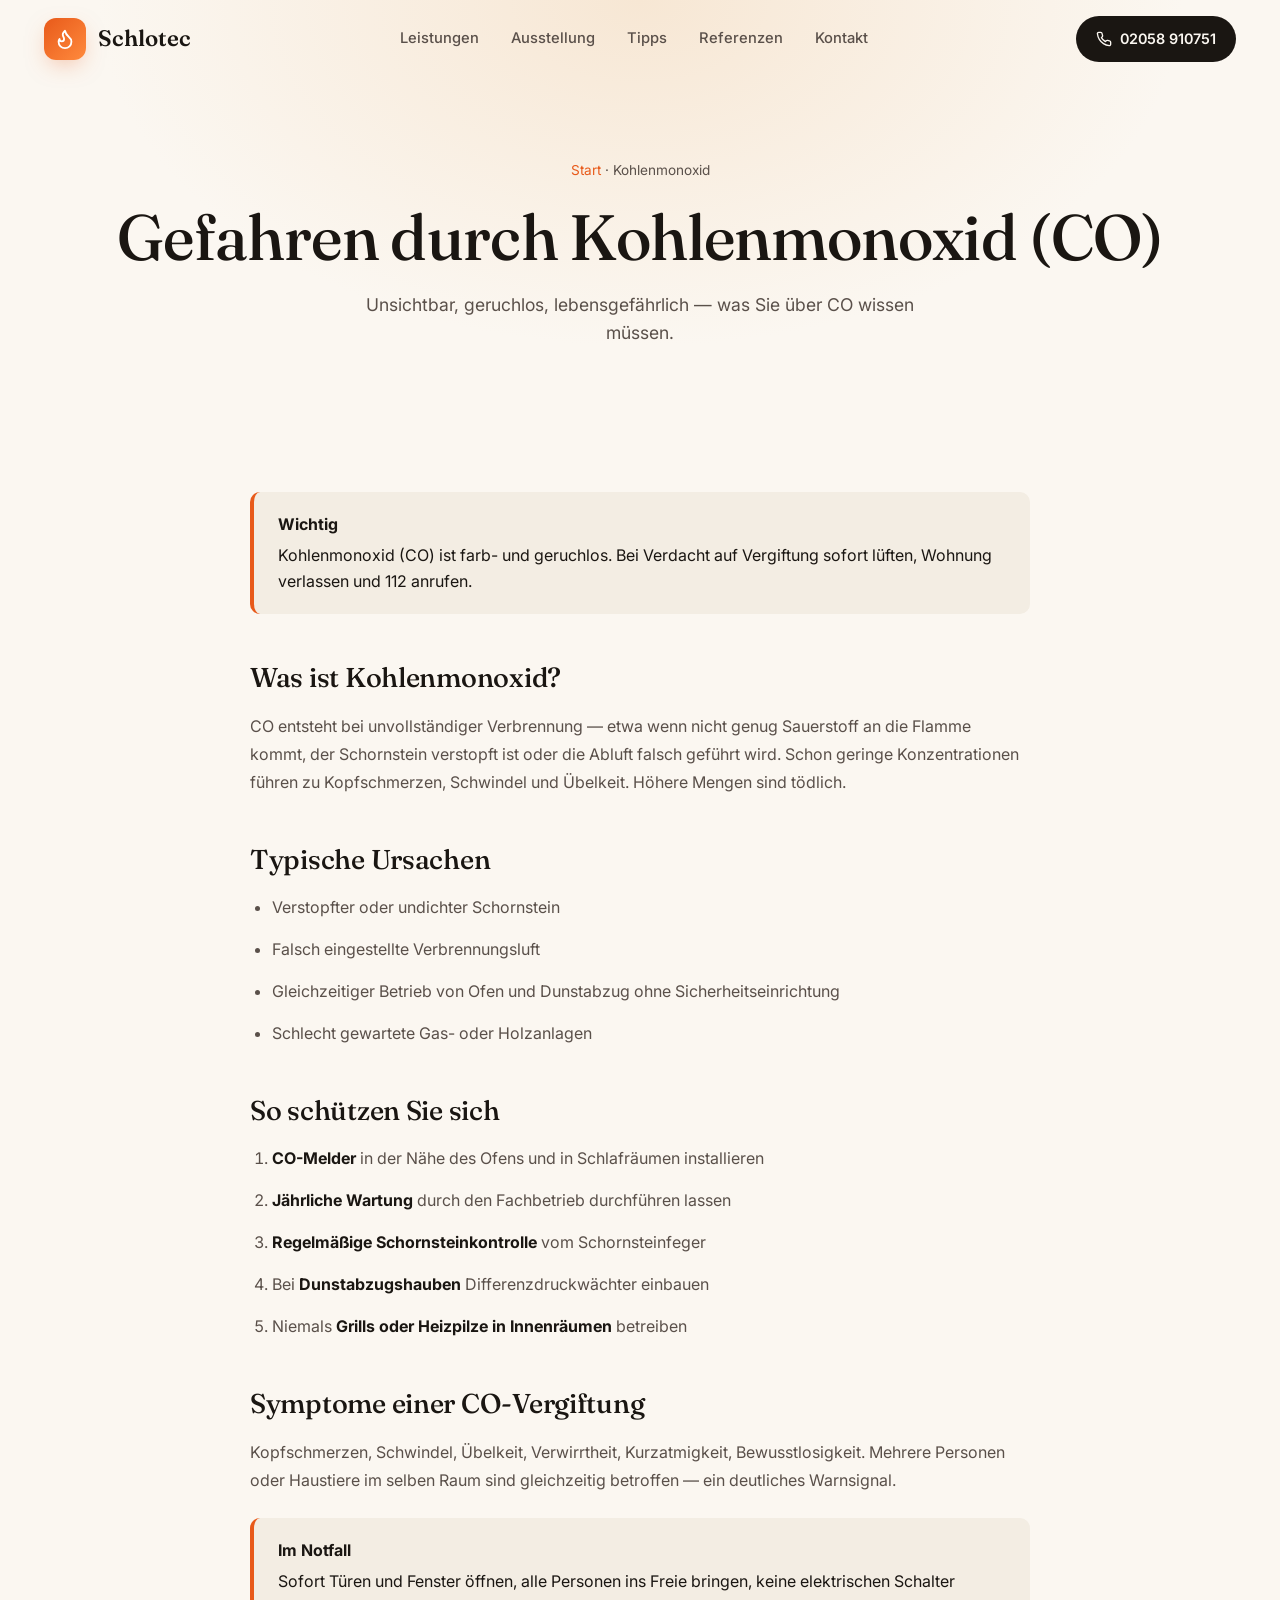
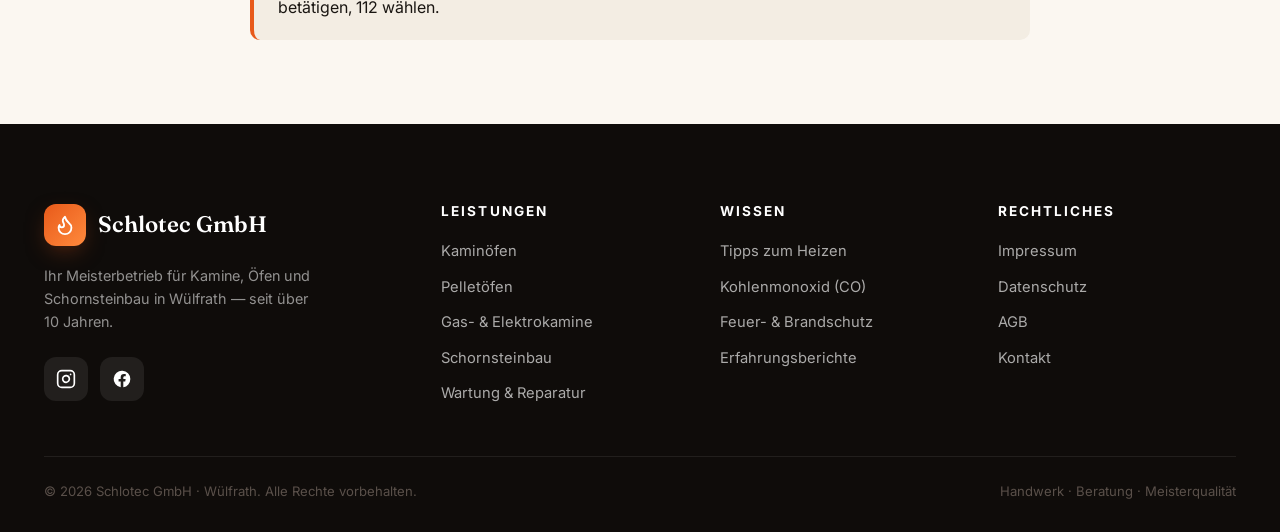
<file: co-gefahren.html>
<!doctype html>
<html lang="de">
<head>
<meta charset="UTF-8" />
<meta name="viewport" content="width=device-width,initial-scale=1" />
<title>Kohlenmonoxid (CO) — Gefahren & Schutz | Schlotec</title>
<meta name="description" content="Wie Sie sich vor Kohlenmonoxid-Vergiftungen schützen: Ursachen, Symptome und Prävention rund um Kaminöfen." />
<meta name="theme-color" content="#1a1612" />
<meta property="og:title" content="Kohlenmonoxid (CO) — Gefahren & Schutz | Schlotec" />
<meta property="og:description" content="Wie Sie sich vor Kohlenmonoxid-Vergiftungen schützen: Ursachen, Symptome und Prävention rund um Kaminöfen." />
<meta property="og:type" content="website" />
<meta property="og:locale" content="de_DE" />
<meta property="og:image" content="/img/hero.jpg" />
<link rel="icon" href="img/logo.svg" type="image/svg+xml" />
<link rel="preconnect" href="https://fonts.googleapis.com" />
<link rel="preconnect" href="https://fonts.gstatic.com" crossorigin />
<link href="https://fonts.googleapis.com/css2?family=Fraunces:opsz,wght@9..144,400;9..144,500;9..144,600&family=Inter:wght@400;500;600;700&display=swap" rel="stylesheet" />
<link rel="stylesheet" href="styles.css" />
</head>
<body>
<header class="site-header">
  <div class="container header-inner">
    <a href="index.html" class="brand" aria-label="Schlotec — Startseite">
      <span class="brand-logo" aria-hidden="true">
        <svg viewBox="0 0 24 24" fill="none" stroke="currentColor" stroke-width="2" stroke-linecap="round" stroke-linejoin="round"><path d="M8.5 14.5A2.5 2.5 0 0 0 11 12c0-1.38-.5-2-1-3-1.072-2.143-.224-4.054 2-6 .5 2.5 2 4.9 4 6.5 2 1.6 3 3.5 3 5.5a7 7 0 1 1-14 0c0-1.153.433-2.294 1-3a2.5 2.5 0 0 0 2.5 2.5z"/></svg>
      </span>
      Schlotec
    </a>
    <nav class="nav" aria-label="Hauptnavigation">
      <a href="index.html#leistungen">Leistungen</a>
      <a href="index.html#ausstellung">Ausstellung</a>
      <a href="tipps-heizen.html">Tipps</a>
      <a href="erfahrungsberichte.html">Referenzen</a>
      <a href="index.html#kontakt">Kontakt</a>
    </nav>
    <div class="nav-cta">
      <a href="tel:+492058910751" class="tel-btn">
        <svg width="16" height="16" viewBox="0 0 24 24" fill="none" stroke="currentColor" stroke-width="2" stroke-linecap="round" stroke-linejoin="round"><path d="M22 16.92v3a2 2 0 0 1-2.18 2 19.79 19.79 0 0 1-8.63-3.07 19.5 19.5 0 0 1-6-6 19.79 19.79 0 0 1-3.07-8.67A2 2 0 0 1 4.11 2h3a2 2 0 0 1 2 1.72 12.84 12.84 0 0 0 .7 2.81 2 2 0 0 1-.45 2.11L8.09 9.91a16 16 0 0 0 6 6l1.27-1.27a2 2 0 0 1 2.11-.45 12.84 12.84 0 0 0 2.81.7A2 2 0 0 1 22 16.92z"/></svg>
        02058 910751
      </a>
      <button class="menu-toggle" aria-label="Menü öffnen" aria-expanded="false">
        <svg width="20" height="20" viewBox="0 0 24 24" fill="none" stroke="currentColor" stroke-width="2" stroke-linecap="round"><line x1="3" y1="6" x2="21" y2="6"/><line x1="3" y1="12" x2="21" y2="12"/><line x1="3" y1="18" x2="21" y2="18"/></svg>
      </button>
    </div>
  </div>
  <div class="mobile-nav">
    <a href="index.html#leistungen">Leistungen</a>
    <a href="index.html#ausstellung">Ausstellung</a>
    <a href="tipps-heizen.html">Tipps zum Heizen</a>
    <a href="co-gefahren.html">CO-Gefahren</a>
    <a href="brandschutz.html">Brandschutz</a>
    <a href="erfahrungsberichte.html">Erfahrungsberichte</a>
    <a href="index.html#kontakt">Kontakt</a>
    <a href="tel:+492058910751" style="background:var(--ink);color:#fff;text-align:center;margin-top:8px">02058 910751</a>
  </div>
</header>
<section class="page-hero">
  <div class="container">
    <div class="breadcrumb"><a href="/">Start</a> · Kohlenmonoxid</div>
    <h1>Gefahren durch Kohlenmonoxid (CO)</h1>
    <p>Unsichtbar, geruchlos, lebensgefährlich — was Sie über CO wissen müssen.</p>
  </div>
</section>
<section class="container prose">
  <div class="callout"><strong>Wichtig</strong>Kohlenmonoxid (CO) ist farb- und geruchlos. Bei Verdacht auf Vergiftung sofort lüften, Wohnung verlassen und 112 anrufen.</div>
  <h2>Was ist Kohlenmonoxid?</h2>
  <p>CO entsteht bei unvollständiger Verbrennung — etwa wenn nicht genug Sauerstoff an die Flamme kommt, der Schornstein verstopft ist oder die Abluft falsch geführt wird. Schon geringe Konzentrationen führen zu Kopfschmerzen, Schwindel und Übelkeit. Höhere Mengen sind tödlich.</p>
  <h2>Typische Ursachen</h2>
  <ul>
    <li>Verstopfter oder undichter Schornstein</li>
    <li>Falsch eingestellte Verbrennungsluft</li>
    <li>Gleichzeitiger Betrieb von Ofen und Dunstabzug ohne Sicherheitseinrichtung</li>
    <li>Schlecht gewartete Gas- oder Holzanlagen</li>
  </ul>
  <h2>So schützen Sie sich</h2>
  <ol>
    <li><strong>CO-Melder</strong> in der Nähe des Ofens und in Schlafräumen installieren</li>
    <li><strong>Jährliche Wartung</strong> durch den Fachbetrieb durchführen lassen</li>
    <li><strong>Regelmäßige Schornsteinkontrolle</strong> vom Schornsteinfeger</li>
    <li>Bei <strong>Dunstabzugshauben</strong> Differenzdruckwächter einbauen</li>
    <li>Niemals <strong>Grills oder Heizpilze in Innenräumen</strong> betreiben</li>
  </ol>
  <h2>Symptome einer CO-Vergiftung</h2>
  <p>Kopfschmerzen, Schwindel, Übelkeit, Verwirrtheit, Kurzatmigkeit, Bewusstlosigkeit. Mehrere Personen oder Haustiere im selben Raum sind gleichzeitig betroffen — ein deutliches Warnsignal.</p>
  <div class="callout"><strong>Im Notfall</strong>Sofort Türen und Fenster öffnen, alle Personen ins Freie bringen, keine elektrischen Schalter betätigen, 112 wählen.</div>
</section>
<footer class="footer">
  <div class="container">
    <div class="footer-grid">
      <div>
        <div class="brand" style="color:#fff;margin-bottom:18px">
          <span class="brand-logo" aria-hidden="true"><svg viewBox="0 0 24 24" fill="none" stroke="currentColor" stroke-width="2" stroke-linecap="round" stroke-linejoin="round"><path d="M8.5 14.5A2.5 2.5 0 0 0 11 12c0-1.38-.5-2-1-3-1.072-2.143-.224-4.054 2-6 .5 2.5 2 4.9 4 6.5 2 1.6 3 3.5 3 5.5a7 7 0 1 1-14 0c0-1.153.433-2.294 1-3a2.5 2.5 0 0 0 2.5 2.5z"/></svg></span>
          Schlotec GmbH
        </div>
        <p style="color:rgba(255,255,255,.55);font-size:.9rem;max-width:280px">Ihr Meisterbetrieb für Kamine, Öfen und Schornsteinbau in Wülfrath — seit über 10 Jahren.</p>
        <div class="socials" aria-label="Social Media">
          <a href="https://www.instagram.com/schlotec.gmbh/" target="_blank" rel="noopener" aria-label="Instagram"><svg viewBox="0 0 24 24" fill="none" stroke="currentColor" stroke-width="2" stroke-linecap="round" stroke-linejoin="round"><rect x="2" y="2" width="20" height="20" rx="5"/><path d="M16 11.37A4 4 0 1 1 12.63 8 4 4 0 0 1 16 11.37z"/><line x1="17.5" y1="6.5" x2="17.51" y2="6.5"/></svg></a>
          <a href="https://www.facebook.com/schlotec" target="_blank" rel="noopener" aria-label="Facebook"><svg viewBox="0 0 24 24" fill="currentColor"><path d="M22 12a10 10 0 1 0-11.56 9.88v-6.99H7.9V12h2.54V9.8c0-2.51 1.5-3.9 3.78-3.9 1.1 0 2.24.2 2.24.2v2.46h-1.26c-1.24 0-1.63.77-1.63 1.56V12h2.78l-.44 2.89h-2.34v6.99A10 10 0 0 0 22 12z"/></svg></a>
        </div>
      </div>
      <div>
        <h4>Leistungen</h4>
        <ul>
          <li><a href="index.html#leistungen">Kaminöfen</a></li>
          <li><a href="index.html#leistungen">Pelletöfen</a></li>
          <li><a href="index.html#leistungen">Gas- & Elektrokamine</a></li>
          <li><a href="index.html#leistungen">Schornsteinbau</a></li>
          <li><a href="index.html#leistungen">Wartung & Reparatur</a></li>
        </ul>
      </div>
      <div>
        <h4>Wissen</h4>
        <ul>
          <li><a href="tipps-heizen.html">Tipps zum Heizen</a></li>
          <li><a href="co-gefahren.html">Kohlenmonoxid (CO)</a></li>
          <li><a href="brandschutz.html">Feuer- & Brandschutz</a></li>
          <li><a href="erfahrungsberichte.html">Erfahrungsberichte</a></li>
        </ul>
      </div>
      <div>
        <h4>Rechtliches</h4>
        <ul>
          <li><a href="impressum.html">Impressum</a></li>
          <li><a href="datenschutz.html">Datenschutz</a></li>
          <li><a href="agb.html">AGB</a></li>
          <li><a href="index.html#kontakt">Kontakt</a></li>
        </ul>
      </div>
    </div>
    <div class="footer-bottom">
      <p>© <span id="year">2026</span> Schlotec GmbH · Wülfrath. Alle Rechte vorbehalten.</p>
      <p>Hand­werk · Beratung · Meisterqualität</p>
    </div>
  </div>
</footer>
<script src="script.js" defer></script>
</body>
</html>
</file>
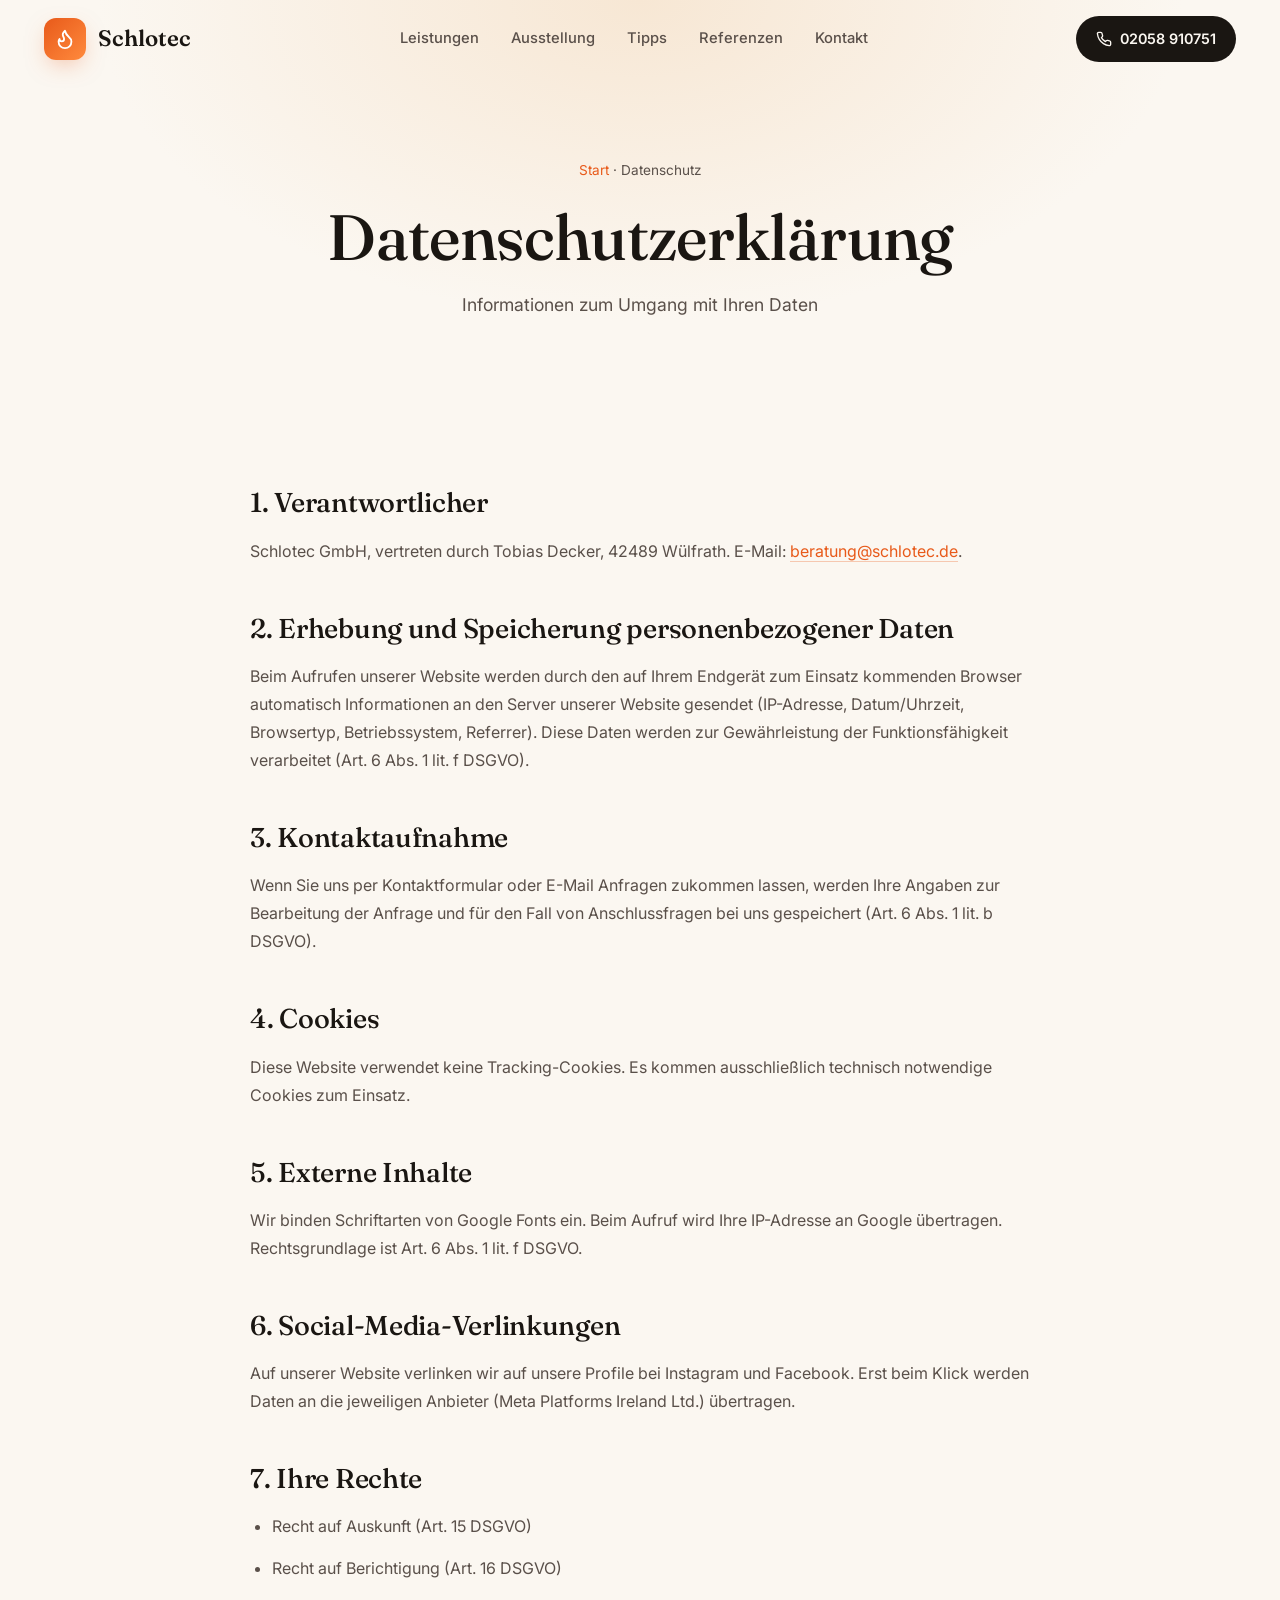
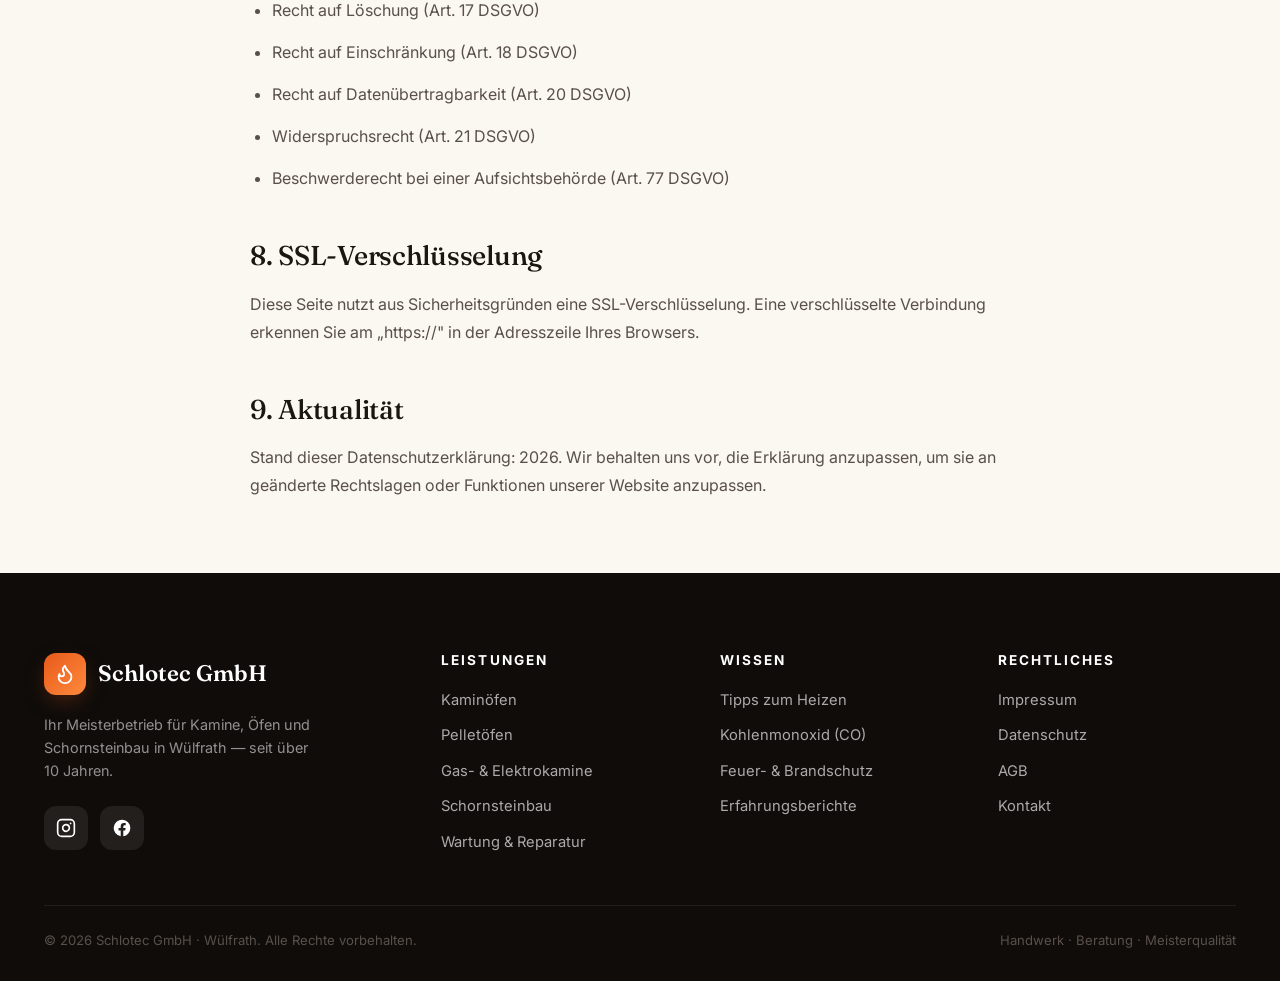
<file: datenschutz.html>
<!doctype html>
<html lang="de">
<head>
<meta charset="UTF-8" />
<meta name="viewport" content="width=device-width,initial-scale=1" />
<title>Datenschutzerklärung — Schlotec GmbH</title>
<meta name="description" content="Datenschutzerklärung der Schlotec GmbH gemäß DSGVO." />
<meta name="theme-color" content="#1a1612" />
<meta property="og:title" content="Datenschutzerklärung — Schlotec GmbH" />
<meta property="og:description" content="Datenschutzerklärung der Schlotec GmbH gemäß DSGVO." />
<meta property="og:type" content="website" />
<meta property="og:locale" content="de_DE" />
<meta property="og:image" content="/img/hero.jpg" />
<link rel="icon" href="img/logo.svg" type="image/svg+xml" />
<link rel="preconnect" href="https://fonts.googleapis.com" />
<link rel="preconnect" href="https://fonts.gstatic.com" crossorigin />
<link href="https://fonts.googleapis.com/css2?family=Fraunces:opsz,wght@9..144,400;9..144,500;9..144,600&family=Inter:wght@400;500;600;700&display=swap" rel="stylesheet" />
<link rel="stylesheet" href="styles.css" />
</head>
<body>
<header class="site-header">
  <div class="container header-inner">
    <a href="index.html" class="brand" aria-label="Schlotec — Startseite">
      <span class="brand-logo" aria-hidden="true">
        <svg viewBox="0 0 24 24" fill="none" stroke="currentColor" stroke-width="2" stroke-linecap="round" stroke-linejoin="round"><path d="M8.5 14.5A2.5 2.5 0 0 0 11 12c0-1.38-.5-2-1-3-1.072-2.143-.224-4.054 2-6 .5 2.5 2 4.9 4 6.5 2 1.6 3 3.5 3 5.5a7 7 0 1 1-14 0c0-1.153.433-2.294 1-3a2.5 2.5 0 0 0 2.5 2.5z"/></svg>
      </span>
      Schlotec
    </a>
    <nav class="nav" aria-label="Hauptnavigation">
      <a href="index.html#leistungen">Leistungen</a>
      <a href="index.html#ausstellung">Ausstellung</a>
      <a href="tipps-heizen.html">Tipps</a>
      <a href="erfahrungsberichte.html">Referenzen</a>
      <a href="index.html#kontakt">Kontakt</a>
    </nav>
    <div class="nav-cta">
      <a href="tel:+492058910751" class="tel-btn">
        <svg width="16" height="16" viewBox="0 0 24 24" fill="none" stroke="currentColor" stroke-width="2" stroke-linecap="round" stroke-linejoin="round"><path d="M22 16.92v3a2 2 0 0 1-2.18 2 19.79 19.79 0 0 1-8.63-3.07 19.5 19.5 0 0 1-6-6 19.79 19.79 0 0 1-3.07-8.67A2 2 0 0 1 4.11 2h3a2 2 0 0 1 2 1.72 12.84 12.84 0 0 0 .7 2.81 2 2 0 0 1-.45 2.11L8.09 9.91a16 16 0 0 0 6 6l1.27-1.27a2 2 0 0 1 2.11-.45 12.84 12.84 0 0 0 2.81.7A2 2 0 0 1 22 16.92z"/></svg>
        02058 910751
      </a>
      <button class="menu-toggle" aria-label="Menü öffnen" aria-expanded="false">
        <svg width="20" height="20" viewBox="0 0 24 24" fill="none" stroke="currentColor" stroke-width="2" stroke-linecap="round"><line x1="3" y1="6" x2="21" y2="6"/><line x1="3" y1="12" x2="21" y2="12"/><line x1="3" y1="18" x2="21" y2="18"/></svg>
      </button>
    </div>
  </div>
  <div class="mobile-nav">
    <a href="index.html#leistungen">Leistungen</a>
    <a href="index.html#ausstellung">Ausstellung</a>
    <a href="tipps-heizen.html">Tipps zum Heizen</a>
    <a href="co-gefahren.html">CO-Gefahren</a>
    <a href="brandschutz.html">Brandschutz</a>
    <a href="erfahrungsberichte.html">Erfahrungsberichte</a>
    <a href="index.html#kontakt">Kontakt</a>
    <a href="tel:+492058910751" style="background:var(--ink);color:#fff;text-align:center;margin-top:8px">02058 910751</a>
  </div>
</header>
<section class="page-hero">
  <div class="container">
    <div class="breadcrumb"><a href="/">Start</a> · Datenschutz</div>
    <h1>Datenschutzerklärung</h1>
    <p>Informationen zum Umgang mit Ihren Daten</p>
  </div>
</section>
<section class="container prose">
  <h2>1. Verantwortlicher</h2>
  <p>Schlotec GmbH, vertreten durch Tobias Decker, 42489 Wülfrath. E-Mail: <a href="mailto:beratung@schlotec.de">beratung@schlotec.de</a>.</p>
  <h2>2. Erhebung und Speicherung personenbezogener Daten</h2>
  <p>Beim Aufrufen unserer Website werden durch den auf Ihrem Endgerät zum Einsatz kommenden Browser automatisch Informationen an den Server unserer Website gesendet (IP-Adresse, Datum/Uhrzeit, Browsertyp, Betriebssystem, Referrer). Diese Daten werden zur Gewährleistung der Funktionsfähigkeit verarbeitet (Art. 6 Abs. 1 lit. f DSGVO).</p>
  <h2>3. Kontaktaufnahme</h2>
  <p>Wenn Sie uns per Kontaktformular oder E-Mail Anfragen zukommen lassen, werden Ihre Angaben zur Bearbeitung der Anfrage und für den Fall von Anschlussfragen bei uns gespeichert (Art. 6 Abs. 1 lit. b DSGVO).</p>
  <h2>4. Cookies</h2>
  <p>Diese Website verwendet keine Tracking-Cookies. Es kommen ausschließlich technisch notwendige Cookies zum Einsatz.</p>
  <h2>5. Externe Inhalte</h2>
  <p>Wir binden Schriftarten von Google Fonts ein. Beim Aufruf wird Ihre IP-Adresse an Google übertragen. Rechtsgrundlage ist Art. 6 Abs. 1 lit. f DSGVO.</p>
  <h2>6. Social-Media-Verlinkungen</h2>
  <p>Auf unserer Website verlinken wir auf unsere Profile bei Instagram und Facebook. Erst beim Klick werden Daten an die jeweiligen Anbieter (Meta Platforms Ireland Ltd.) übertragen.</p>
  <h2>7. Ihre Rechte</h2>
  <ul>
    <li>Recht auf Auskunft (Art. 15 DSGVO)</li>
    <li>Recht auf Berichtigung (Art. 16 DSGVO)</li>
    <li>Recht auf Löschung (Art. 17 DSGVO)</li>
    <li>Recht auf Einschränkung (Art. 18 DSGVO)</li>
    <li>Recht auf Datenübertragbarkeit (Art. 20 DSGVO)</li>
    <li>Widerspruchsrecht (Art. 21 DSGVO)</li>
    <li>Beschwerderecht bei einer Aufsichtsbehörde (Art. 77 DSGVO)</li>
  </ul>
  <h2>8. SSL-Verschlüsselung</h2>
  <p>Diese Seite nutzt aus Sicherheitsgründen eine SSL-Verschlüsselung. Eine verschlüsselte Verbindung erkennen Sie am „https://" in der Adresszeile Ihres Browsers.</p>
  <h2>9. Aktualität</h2>
  <p>Stand dieser Datenschutzerklärung: 2026. Wir behalten uns vor, die Erklärung anzupassen, um sie an geänderte Rechtslagen oder Funktionen unserer Website anzupassen.</p>
</section>
<footer class="footer">
  <div class="container">
    <div class="footer-grid">
      <div>
        <div class="brand" style="color:#fff;margin-bottom:18px">
          <span class="brand-logo" aria-hidden="true"><svg viewBox="0 0 24 24" fill="none" stroke="currentColor" stroke-width="2" stroke-linecap="round" stroke-linejoin="round"><path d="M8.5 14.5A2.5 2.5 0 0 0 11 12c0-1.38-.5-2-1-3-1.072-2.143-.224-4.054 2-6 .5 2.5 2 4.9 4 6.5 2 1.6 3 3.5 3 5.5a7 7 0 1 1-14 0c0-1.153.433-2.294 1-3a2.5 2.5 0 0 0 2.5 2.5z"/></svg></span>
          Schlotec GmbH
        </div>
        <p style="color:rgba(255,255,255,.55);font-size:.9rem;max-width:280px">Ihr Meisterbetrieb für Kamine, Öfen und Schornsteinbau in Wülfrath — seit über 10 Jahren.</p>
        <div class="socials" aria-label="Social Media">
          <a href="https://www.instagram.com/schlotec.gmbh/" target="_blank" rel="noopener" aria-label="Instagram"><svg viewBox="0 0 24 24" fill="none" stroke="currentColor" stroke-width="2" stroke-linecap="round" stroke-linejoin="round"><rect x="2" y="2" width="20" height="20" rx="5"/><path d="M16 11.37A4 4 0 1 1 12.63 8 4 4 0 0 1 16 11.37z"/><line x1="17.5" y1="6.5" x2="17.51" y2="6.5"/></svg></a>
          <a href="https://www.facebook.com/schlotec" target="_blank" rel="noopener" aria-label="Facebook"><svg viewBox="0 0 24 24" fill="currentColor"><path d="M22 12a10 10 0 1 0-11.56 9.88v-6.99H7.9V12h2.54V9.8c0-2.51 1.5-3.9 3.78-3.9 1.1 0 2.24.2 2.24.2v2.46h-1.26c-1.24 0-1.63.77-1.63 1.56V12h2.78l-.44 2.89h-2.34v6.99A10 10 0 0 0 22 12z"/></svg></a>
        </div>
      </div>
      <div>
        <h4>Leistungen</h4>
        <ul>
          <li><a href="index.html#leistungen">Kaminöfen</a></li>
          <li><a href="index.html#leistungen">Pelletöfen</a></li>
          <li><a href="index.html#leistungen">Gas- & Elektrokamine</a></li>
          <li><a href="index.html#leistungen">Schornsteinbau</a></li>
          <li><a href="index.html#leistungen">Wartung & Reparatur</a></li>
        </ul>
      </div>
      <div>
        <h4>Wissen</h4>
        <ul>
          <li><a href="tipps-heizen.html">Tipps zum Heizen</a></li>
          <li><a href="co-gefahren.html">Kohlenmonoxid (CO)</a></li>
          <li><a href="brandschutz.html">Feuer- & Brandschutz</a></li>
          <li><a href="erfahrungsberichte.html">Erfahrungsberichte</a></li>
        </ul>
      </div>
      <div>
        <h4>Rechtliches</h4>
        <ul>
          <li><a href="impressum.html">Impressum</a></li>
          <li><a href="datenschutz.html">Datenschutz</a></li>
          <li><a href="agb.html">AGB</a></li>
          <li><a href="index.html#kontakt">Kontakt</a></li>
        </ul>
      </div>
    </div>
    <div class="footer-bottom">
      <p>© <span id="year">2026</span> Schlotec GmbH · Wülfrath. Alle Rechte vorbehalten.</p>
      <p>Hand­werk · Beratung · Meisterqualität</p>
    </div>
  </div>
</footer>
<script src="script.js" defer></script>
</body>
</html>
</file>
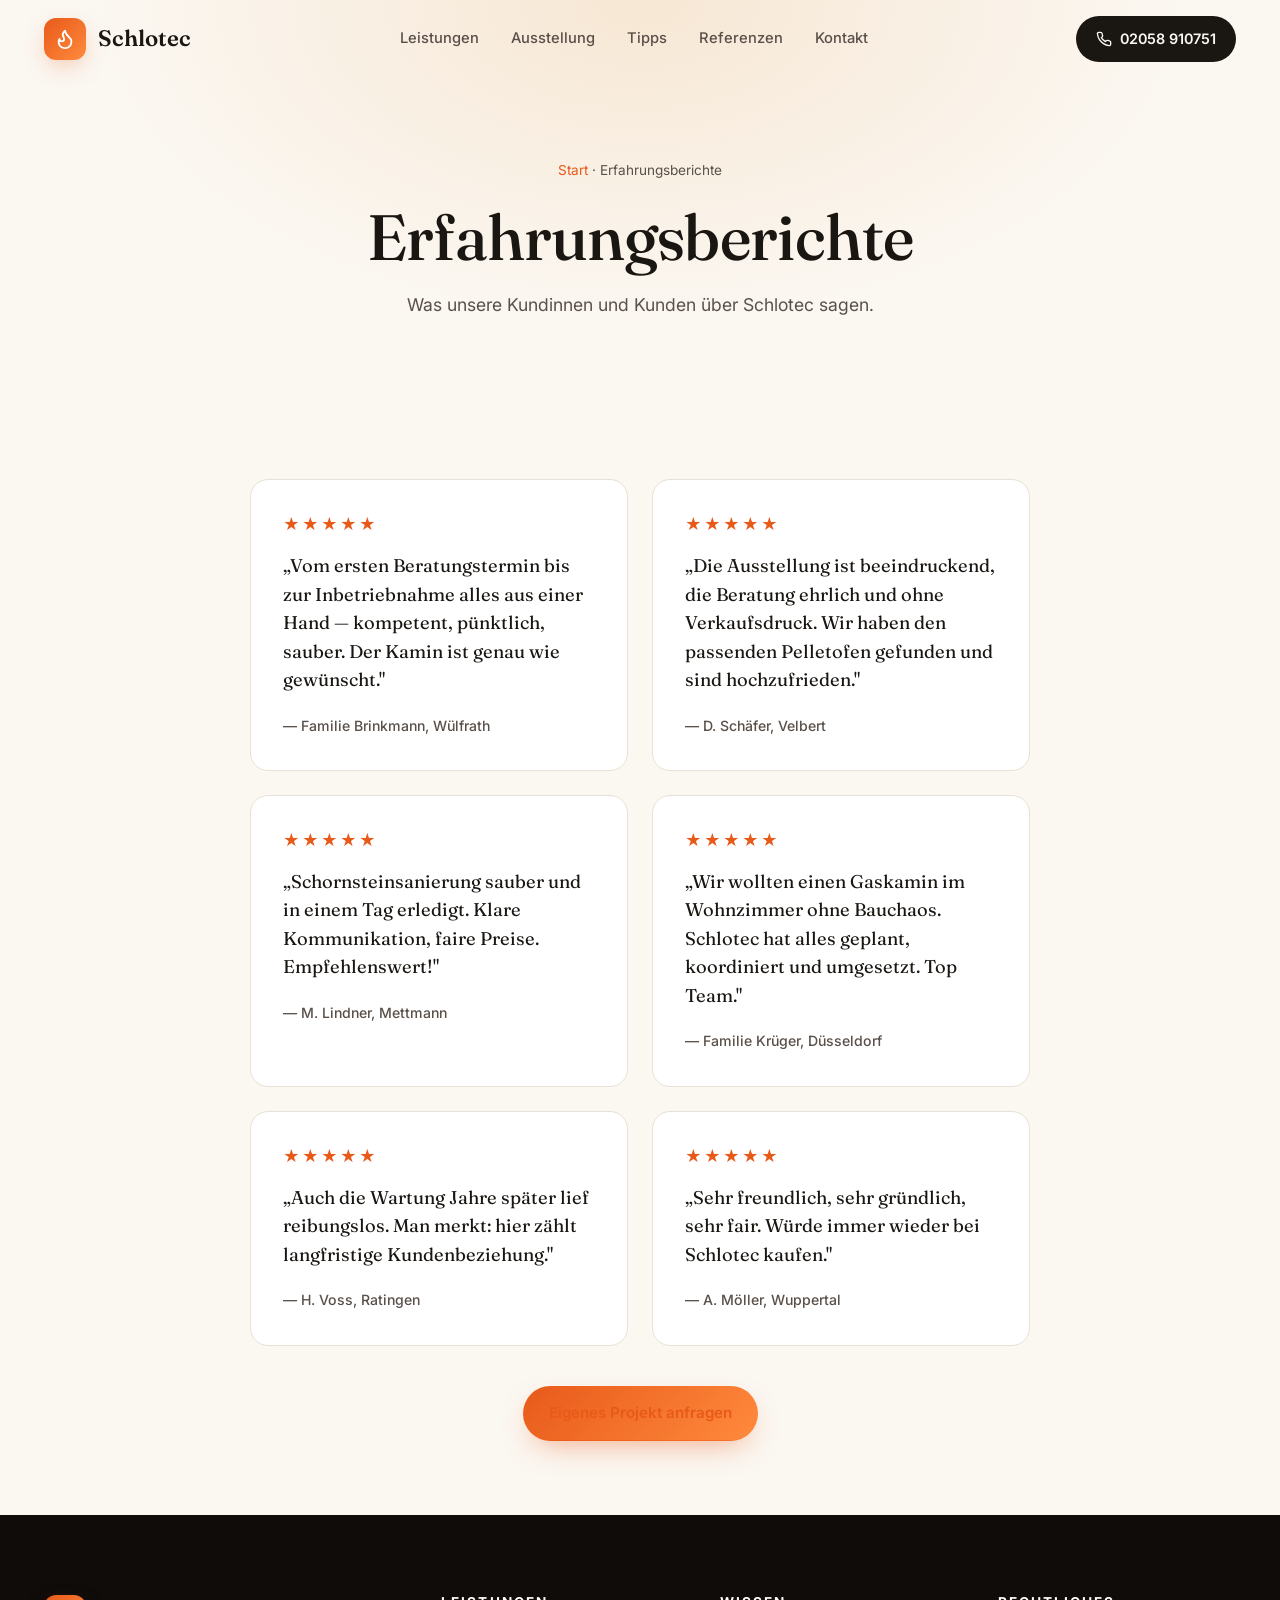
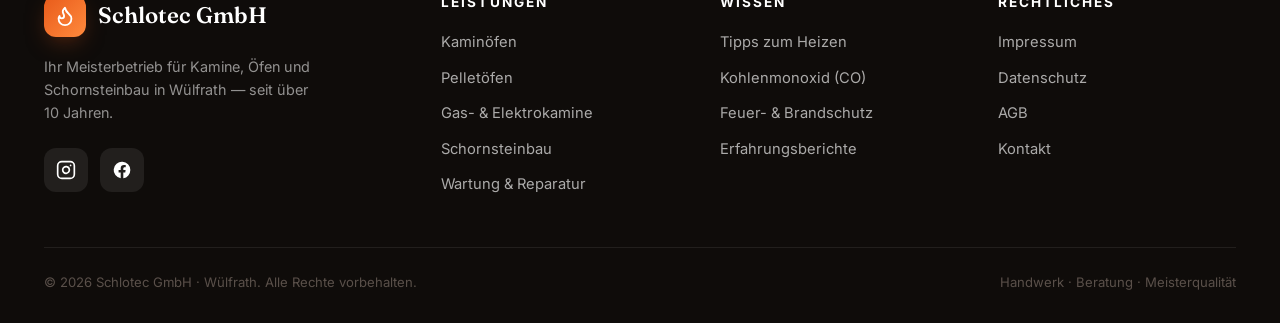
<file: erfahrungsberichte.html>
<!doctype html>
<html lang="de">
<head>
<meta charset="UTF-8" />
<meta name="viewport" content="width=device-width,initial-scale=1" />
<title>Erfahrungsberichte — Schlotec Kunden berichten</title>
<meta name="description" content="Echte Kundenstimmen über Beratung, Einbau und Service des Kaminstudios Schlotec in Wülfrath." />
<meta name="theme-color" content="#1a1612" />
<meta property="og:title" content="Erfahrungsberichte — Schlotec Kunden berichten" />
<meta property="og:description" content="Echte Kundenstimmen über Beratung, Einbau und Service des Kaminstudios Schlotec in Wülfrath." />
<meta property="og:type" content="website" />
<meta property="og:locale" content="de_DE" />
<meta property="og:image" content="/img/hero.jpg" />
<link rel="icon" href="img/logo.svg" type="image/svg+xml" />
<link rel="preconnect" href="https://fonts.googleapis.com" />
<link rel="preconnect" href="https://fonts.gstatic.com" crossorigin />
<link href="https://fonts.googleapis.com/css2?family=Fraunces:opsz,wght@9..144,400;9..144,500;9..144,600&family=Inter:wght@400;500;600;700&display=swap" rel="stylesheet" />
<link rel="stylesheet" href="styles.css" />
</head>
<body>
<header class="site-header">
  <div class="container header-inner">
    <a href="index.html" class="brand" aria-label="Schlotec — Startseite">
      <span class="brand-logo" aria-hidden="true">
        <svg viewBox="0 0 24 24" fill="none" stroke="currentColor" stroke-width="2" stroke-linecap="round" stroke-linejoin="round"><path d="M8.5 14.5A2.5 2.5 0 0 0 11 12c0-1.38-.5-2-1-3-1.072-2.143-.224-4.054 2-6 .5 2.5 2 4.9 4 6.5 2 1.6 3 3.5 3 5.5a7 7 0 1 1-14 0c0-1.153.433-2.294 1-3a2.5 2.5 0 0 0 2.5 2.5z"/></svg>
      </span>
      Schlotec
    </a>
    <nav class="nav" aria-label="Hauptnavigation">
      <a href="index.html#leistungen">Leistungen</a>
      <a href="index.html#ausstellung">Ausstellung</a>
      <a href="tipps-heizen.html">Tipps</a>
      <a href="erfahrungsberichte.html">Referenzen</a>
      <a href="index.html#kontakt">Kontakt</a>
    </nav>
    <div class="nav-cta">
      <a href="tel:+492058910751" class="tel-btn">
        <svg width="16" height="16" viewBox="0 0 24 24" fill="none" stroke="currentColor" stroke-width="2" stroke-linecap="round" stroke-linejoin="round"><path d="M22 16.92v3a2 2 0 0 1-2.18 2 19.79 19.79 0 0 1-8.63-3.07 19.5 19.5 0 0 1-6-6 19.79 19.79 0 0 1-3.07-8.67A2 2 0 0 1 4.11 2h3a2 2 0 0 1 2 1.72 12.84 12.84 0 0 0 .7 2.81 2 2 0 0 1-.45 2.11L8.09 9.91a16 16 0 0 0 6 6l1.27-1.27a2 2 0 0 1 2.11-.45 12.84 12.84 0 0 0 2.81.7A2 2 0 0 1 22 16.92z"/></svg>
        02058 910751
      </a>
      <button class="menu-toggle" aria-label="Menü öffnen" aria-expanded="false">
        <svg width="20" height="20" viewBox="0 0 24 24" fill="none" stroke="currentColor" stroke-width="2" stroke-linecap="round"><line x1="3" y1="6" x2="21" y2="6"/><line x1="3" y1="12" x2="21" y2="12"/><line x1="3" y1="18" x2="21" y2="18"/></svg>
      </button>
    </div>
  </div>
  <div class="mobile-nav">
    <a href="index.html#leistungen">Leistungen</a>
    <a href="index.html#ausstellung">Ausstellung</a>
    <a href="tipps-heizen.html">Tipps zum Heizen</a>
    <a href="co-gefahren.html">CO-Gefahren</a>
    <a href="brandschutz.html">Brandschutz</a>
    <a href="erfahrungsberichte.html">Erfahrungsberichte</a>
    <a href="index.html#kontakt">Kontakt</a>
    <a href="tel:+492058910751" style="background:var(--ink);color:#fff;text-align:center;margin-top:8px">02058 910751</a>
  </div>
</header>
<section class="page-hero">
  <div class="container">
    <div class="breadcrumb"><a href="/">Start</a> · Erfahrungsberichte</div>
    <h1>Erfahrungsberichte</h1>
    <p>Was unsere Kundinnen und Kunden über Schlotec sagen.</p>
  </div>
</section>
<section class="container prose">
  <div class="testimonial-grid">
    <article class="testimonial">
      <div class="stars">★★★★★</div>
      <blockquote>„Vom ersten Beratungstermin bis zur Inbetriebnahme alles aus einer Hand — kompetent, pünktlich, sauber. Der Kamin ist genau wie gewünscht."</blockquote>
      <cite>— Familie Brinkmann, Wülfrath</cite>
    </article>
    <article class="testimonial">
      <div class="stars">★★★★★</div>
      <blockquote>„Die Ausstellung ist beeindruckend, die Beratung ehrlich und ohne Verkaufsdruck. Wir haben den passenden Pelletofen gefunden und sind hochzufrieden."</blockquote>
      <cite>— D. Schäfer, Velbert</cite>
    </article>
    <article class="testimonial">
      <div class="stars">★★★★★</div>
      <blockquote>„Schornsteinsanierung sauber und in einem Tag erledigt. Klare Kommunikation, faire Preise. Empfehlenswert!"</blockquote>
      <cite>— M. Lindner, Mettmann</cite>
    </article>
    <article class="testimonial">
      <div class="stars">★★★★★</div>
      <blockquote>„Wir wollten einen Gaskamin im Wohnzimmer ohne Bauchaos. Schlotec hat alles geplant, koordiniert und umgesetzt. Top Team."</blockquote>
      <cite>— Familie Krüger, Düsseldorf</cite>
    </article>
    <article class="testimonial">
      <div class="stars">★★★★★</div>
      <blockquote>„Auch die Wartung Jahre später lief reibungslos. Man merkt: hier zählt langfristige Kundenbeziehung."</blockquote>
      <cite>— H. Voss, Ratingen</cite>
    </article>
    <article class="testimonial">
      <div class="stars">★★★★★</div>
      <blockquote>„Sehr freundlich, sehr gründlich, sehr fair. Würde immer wieder bei Schlotec kaufen."</blockquote>
      <cite>— A. Möller, Wuppertal</cite>
    </article>
  </div>
  <p class="center" style="margin-top:30px"><a href="index.html#kontakt" class="btn btn-primary">Eigenes Projekt anfragen</a></p>
</section>
<footer class="footer">
  <div class="container">
    <div class="footer-grid">
      <div>
        <div class="brand" style="color:#fff;margin-bottom:18px">
          <span class="brand-logo" aria-hidden="true"><svg viewBox="0 0 24 24" fill="none" stroke="currentColor" stroke-width="2" stroke-linecap="round" stroke-linejoin="round"><path d="M8.5 14.5A2.5 2.5 0 0 0 11 12c0-1.38-.5-2-1-3-1.072-2.143-.224-4.054 2-6 .5 2.5 2 4.9 4 6.5 2 1.6 3 3.5 3 5.5a7 7 0 1 1-14 0c0-1.153.433-2.294 1-3a2.5 2.5 0 0 0 2.5 2.5z"/></svg></span>
          Schlotec GmbH
        </div>
        <p style="color:rgba(255,255,255,.55);font-size:.9rem;max-width:280px">Ihr Meisterbetrieb für Kamine, Öfen und Schornsteinbau in Wülfrath — seit über 10 Jahren.</p>
        <div class="socials" aria-label="Social Media">
          <a href="https://www.instagram.com/schlotec.gmbh/" target="_blank" rel="noopener" aria-label="Instagram"><svg viewBox="0 0 24 24" fill="none" stroke="currentColor" stroke-width="2" stroke-linecap="round" stroke-linejoin="round"><rect x="2" y="2" width="20" height="20" rx="5"/><path d="M16 11.37A4 4 0 1 1 12.63 8 4 4 0 0 1 16 11.37z"/><line x1="17.5" y1="6.5" x2="17.51" y2="6.5"/></svg></a>
          <a href="https://www.facebook.com/schlotec" target="_blank" rel="noopener" aria-label="Facebook"><svg viewBox="0 0 24 24" fill="currentColor"><path d="M22 12a10 10 0 1 0-11.56 9.88v-6.99H7.9V12h2.54V9.8c0-2.51 1.5-3.9 3.78-3.9 1.1 0 2.24.2 2.24.2v2.46h-1.26c-1.24 0-1.63.77-1.63 1.56V12h2.78l-.44 2.89h-2.34v6.99A10 10 0 0 0 22 12z"/></svg></a>
        </div>
      </div>
      <div>
        <h4>Leistungen</h4>
        <ul>
          <li><a href="index.html#leistungen">Kaminöfen</a></li>
          <li><a href="index.html#leistungen">Pelletöfen</a></li>
          <li><a href="index.html#leistungen">Gas- & Elektrokamine</a></li>
          <li><a href="index.html#leistungen">Schornsteinbau</a></li>
          <li><a href="index.html#leistungen">Wartung & Reparatur</a></li>
        </ul>
      </div>
      <div>
        <h4>Wissen</h4>
        <ul>
          <li><a href="tipps-heizen.html">Tipps zum Heizen</a></li>
          <li><a href="co-gefahren.html">Kohlenmonoxid (CO)</a></li>
          <li><a href="brandschutz.html">Feuer- & Brandschutz</a></li>
          <li><a href="erfahrungsberichte.html">Erfahrungsberichte</a></li>
        </ul>
      </div>
      <div>
        <h4>Rechtliches</h4>
        <ul>
          <li><a href="impressum.html">Impressum</a></li>
          <li><a href="datenschutz.html">Datenschutz</a></li>
          <li><a href="agb.html">AGB</a></li>
          <li><a href="index.html#kontakt">Kontakt</a></li>
        </ul>
      </div>
    </div>
    <div class="footer-bottom">
      <p>© <span id="year">2026</span> Schlotec GmbH · Wülfrath. Alle Rechte vorbehalten.</p>
      <p>Hand­werk · Beratung · Meisterqualität</p>
    </div>
  </div>
</footer>
<script src="script.js" defer></script>
</body>
</html>
</file>
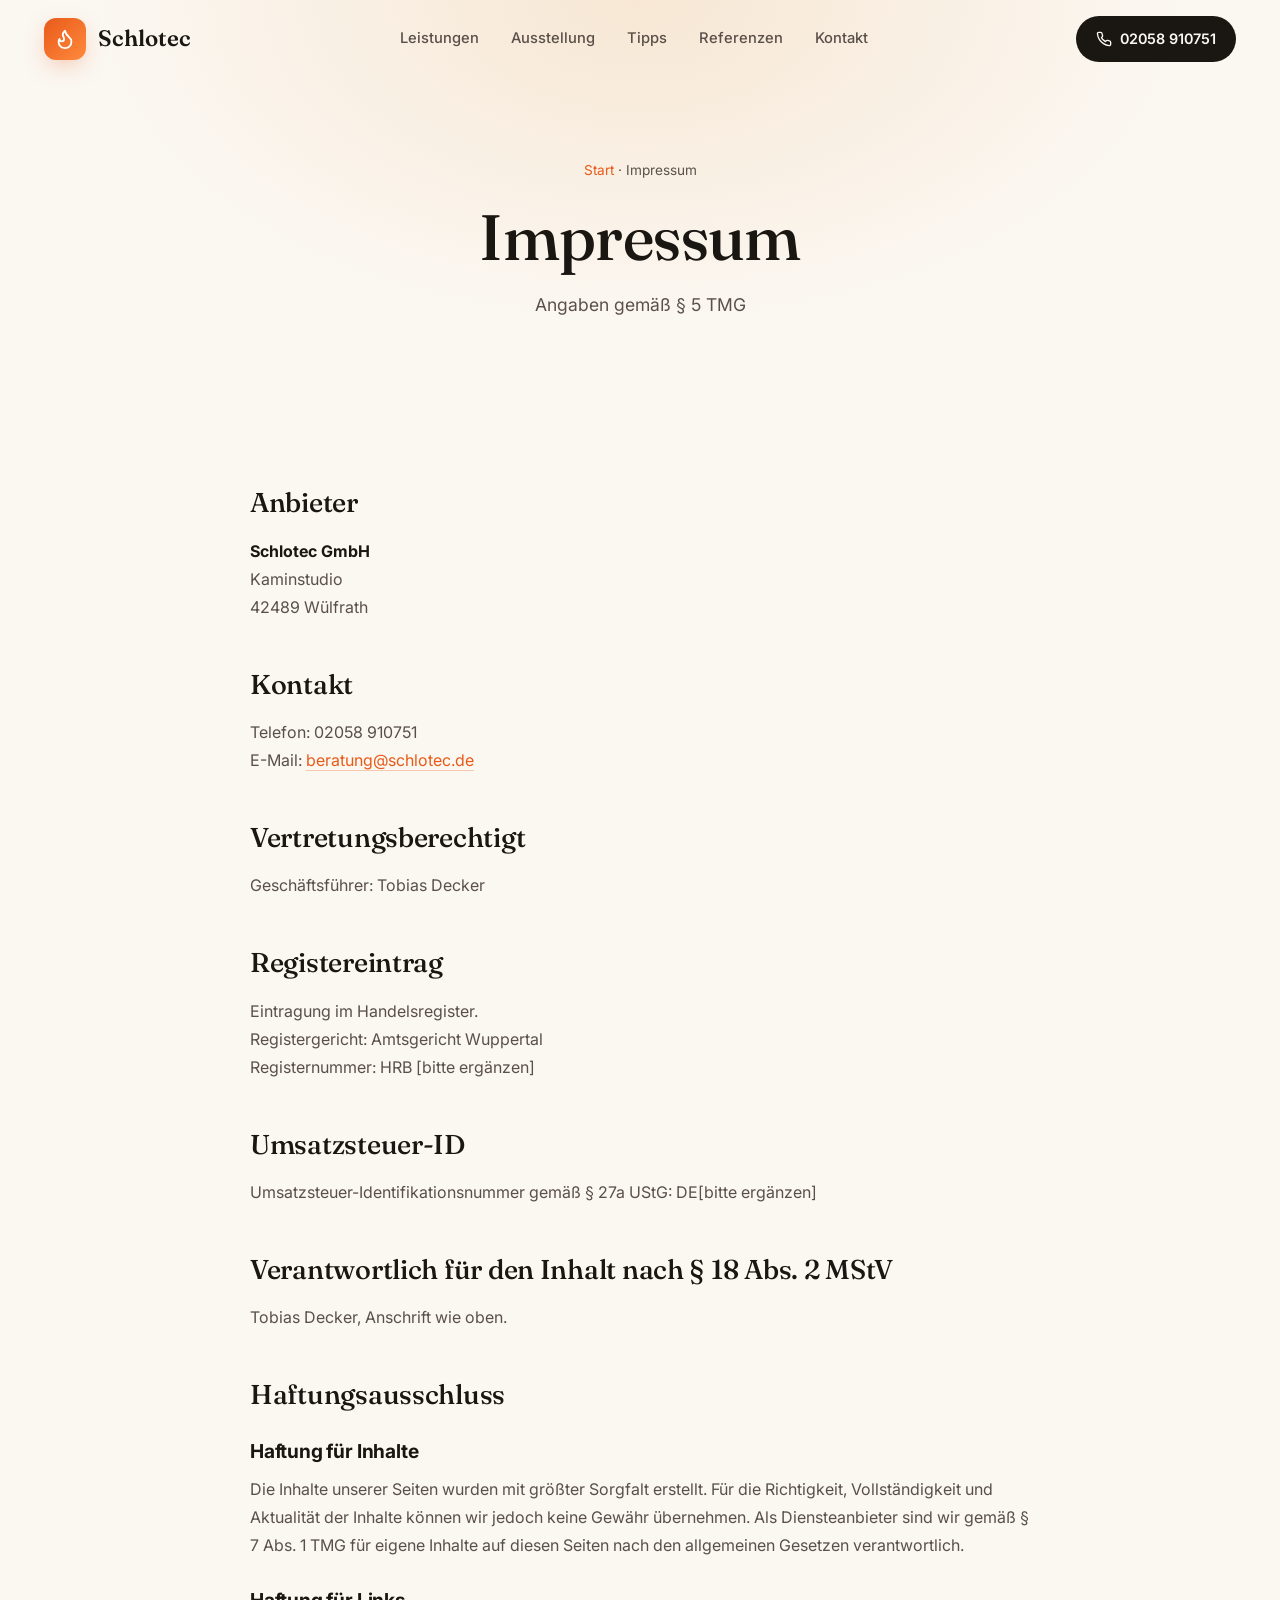
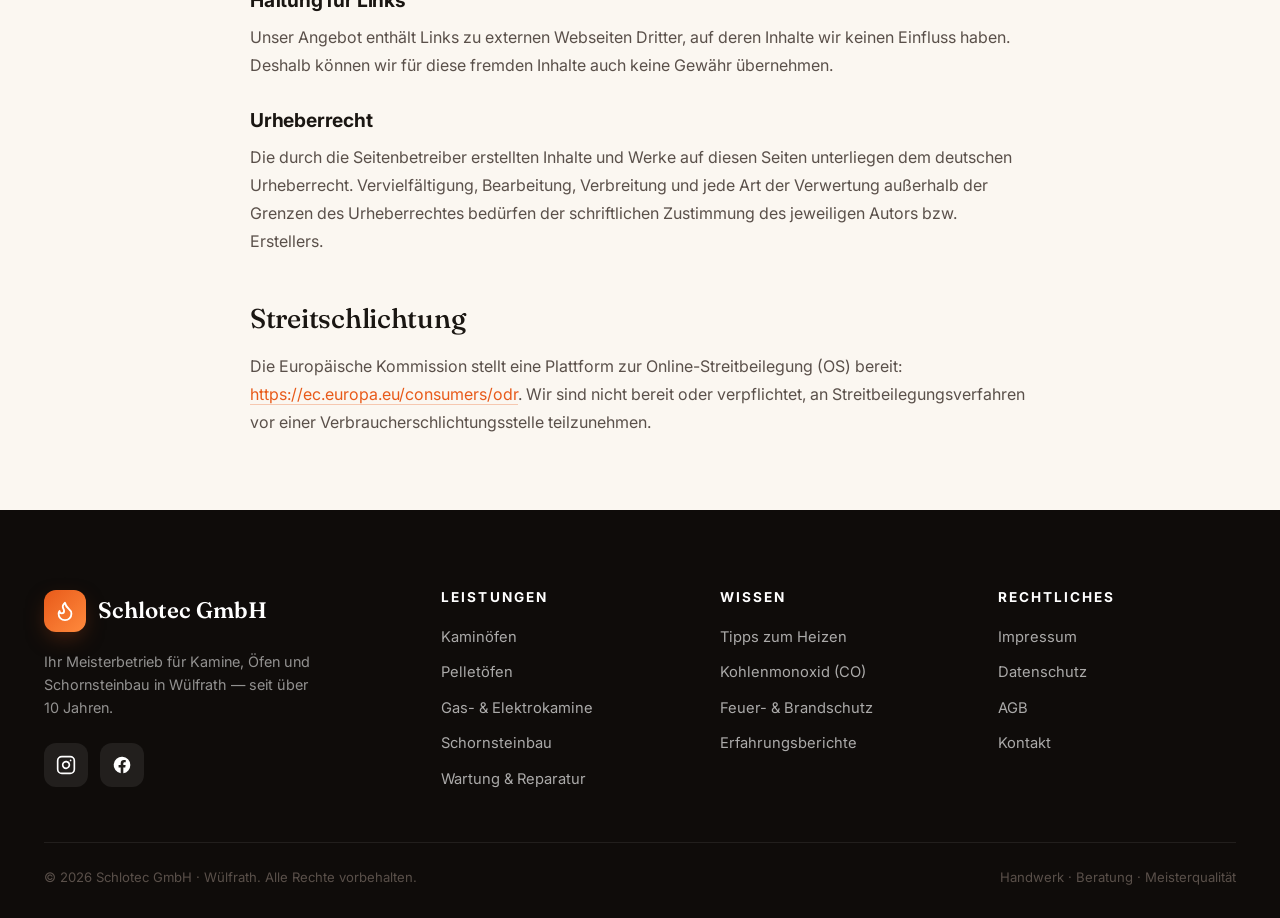
<file: impressum.html>
<!doctype html>
<html lang="de">
<head>
<meta charset="UTF-8" />
<meta name="viewport" content="width=device-width,initial-scale=1" />
<title>Impressum — Schlotec GmbH</title>
<meta name="description" content="Impressum und Anbieterkennzeichnung der Schlotec GmbH, Kaminstudio in Wülfrath." />
<meta name="theme-color" content="#1a1612" />
<meta property="og:title" content="Impressum — Schlotec GmbH" />
<meta property="og:description" content="Impressum und Anbieterkennzeichnung der Schlotec GmbH, Kaminstudio in Wülfrath." />
<meta property="og:type" content="website" />
<meta property="og:locale" content="de_DE" />
<meta property="og:image" content="/img/hero.jpg" />
<link rel="icon" href="img/logo.svg" type="image/svg+xml" />
<link rel="preconnect" href="https://fonts.googleapis.com" />
<link rel="preconnect" href="https://fonts.gstatic.com" crossorigin />
<link href="https://fonts.googleapis.com/css2?family=Fraunces:opsz,wght@9..144,400;9..144,500;9..144,600&family=Inter:wght@400;500;600;700&display=swap" rel="stylesheet" />
<link rel="stylesheet" href="styles.css" />
</head>
<body>
<header class="site-header">
  <div class="container header-inner">
    <a href="index.html" class="brand" aria-label="Schlotec — Startseite">
      <span class="brand-logo" aria-hidden="true">
        <svg viewBox="0 0 24 24" fill="none" stroke="currentColor" stroke-width="2" stroke-linecap="round" stroke-linejoin="round"><path d="M8.5 14.5A2.5 2.5 0 0 0 11 12c0-1.38-.5-2-1-3-1.072-2.143-.224-4.054 2-6 .5 2.5 2 4.9 4 6.5 2 1.6 3 3.5 3 5.5a7 7 0 1 1-14 0c0-1.153.433-2.294 1-3a2.5 2.5 0 0 0 2.5 2.5z"/></svg>
      </span>
      Schlotec
    </a>
    <nav class="nav" aria-label="Hauptnavigation">
      <a href="index.html#leistungen">Leistungen</a>
      <a href="index.html#ausstellung">Ausstellung</a>
      <a href="tipps-heizen.html">Tipps</a>
      <a href="erfahrungsberichte.html">Referenzen</a>
      <a href="index.html#kontakt">Kontakt</a>
    </nav>
    <div class="nav-cta">
      <a href="tel:+492058910751" class="tel-btn">
        <svg width="16" height="16" viewBox="0 0 24 24" fill="none" stroke="currentColor" stroke-width="2" stroke-linecap="round" stroke-linejoin="round"><path d="M22 16.92v3a2 2 0 0 1-2.18 2 19.79 19.79 0 0 1-8.63-3.07 19.5 19.5 0 0 1-6-6 19.79 19.79 0 0 1-3.07-8.67A2 2 0 0 1 4.11 2h3a2 2 0 0 1 2 1.72 12.84 12.84 0 0 0 .7 2.81 2 2 0 0 1-.45 2.11L8.09 9.91a16 16 0 0 0 6 6l1.27-1.27a2 2 0 0 1 2.11-.45 12.84 12.84 0 0 0 2.81.7A2 2 0 0 1 22 16.92z"/></svg>
        02058 910751
      </a>
      <button class="menu-toggle" aria-label="Menü öffnen" aria-expanded="false">
        <svg width="20" height="20" viewBox="0 0 24 24" fill="none" stroke="currentColor" stroke-width="2" stroke-linecap="round"><line x1="3" y1="6" x2="21" y2="6"/><line x1="3" y1="12" x2="21" y2="12"/><line x1="3" y1="18" x2="21" y2="18"/></svg>
      </button>
    </div>
  </div>
  <div class="mobile-nav">
    <a href="index.html#leistungen">Leistungen</a>
    <a href="index.html#ausstellung">Ausstellung</a>
    <a href="tipps-heizen.html">Tipps zum Heizen</a>
    <a href="co-gefahren.html">CO-Gefahren</a>
    <a href="brandschutz.html">Brandschutz</a>
    <a href="erfahrungsberichte.html">Erfahrungsberichte</a>
    <a href="index.html#kontakt">Kontakt</a>
    <a href="tel:+492058910751" style="background:var(--ink);color:#fff;text-align:center;margin-top:8px">02058 910751</a>
  </div>
</header>
<section class="page-hero">
  <div class="container">
    <div class="breadcrumb"><a href="/">Start</a> · Impressum</div>
    <h1>Impressum</h1>
    <p>Angaben gemäß § 5 TMG</p>
  </div>
</section>
<section class="container prose">
  <h2>Anbieter</h2>
  <p><strong>Schlotec GmbH</strong><br>Kaminstudio<br>42489 Wülfrath</p>
  <h2>Kontakt</h2>
  <p>Telefon: 02058 910751<br>E-Mail: <a href="mailto:beratung@schlotec.de">beratung@schlotec.de</a></p>
  <h2>Vertretungsberechtigt</h2>
  <p>Geschäftsführer: Tobias Decker</p>
  <h2>Registereintrag</h2>
  <p>Eintragung im Handelsregister.<br>Registergericht: Amtsgericht Wuppertal<br>Registernummer: HRB [bitte ergänzen]</p>
  <h2>Umsatzsteuer-ID</h2>
  <p>Umsatzsteuer-Identifikationsnummer gemäß § 27a UStG: DE[bitte ergänzen]</p>
  <h2>Verantwortlich für den Inhalt nach § 18 Abs. 2 MStV</h2>
  <p>Tobias Decker, Anschrift wie oben.</p>
  <h2>Haftungsausschluss</h2>
  <h3>Haftung für Inhalte</h3>
  <p>Die Inhalte unserer Seiten wurden mit größter Sorgfalt erstellt. Für die Richtigkeit, Vollständigkeit und Aktualität der Inhalte können wir jedoch keine Gewähr übernehmen. Als Diensteanbieter sind wir gemäß § 7 Abs. 1 TMG für eigene Inhalte auf diesen Seiten nach den allgemeinen Gesetzen verantwortlich.</p>
  <h3>Haftung für Links</h3>
  <p>Unser Angebot enthält Links zu externen Webseiten Dritter, auf deren Inhalte wir keinen Einfluss haben. Deshalb können wir für diese fremden Inhalte auch keine Gewähr übernehmen.</p>
  <h3>Urheberrecht</h3>
  <p>Die durch die Seitenbetreiber erstellten Inhalte und Werke auf diesen Seiten unterliegen dem deutschen Urheberrecht. Vervielfältigung, Bearbeitung, Verbreitung und jede Art der Verwertung außerhalb der Grenzen des Urheberrechtes bedürfen der schriftlichen Zustimmung des jeweiligen Autors bzw. Erstellers.</p>
  <h2>Streitschlichtung</h2>
  <p>Die Europäische Kommission stellt eine Plattform zur Online-Streitbeilegung (OS) bereit: <a href="https://ec.europa.eu/consumers/odr" target="_blank" rel="noopener">https://ec.europa.eu/consumers/odr</a>. Wir sind nicht bereit oder verpflichtet, an Streitbeilegungsverfahren vor einer Verbraucherschlichtungsstelle teilzunehmen.</p>
</section>
<footer class="footer">
  <div class="container">
    <div class="footer-grid">
      <div>
        <div class="brand" style="color:#fff;margin-bottom:18px">
          <span class="brand-logo" aria-hidden="true"><svg viewBox="0 0 24 24" fill="none" stroke="currentColor" stroke-width="2" stroke-linecap="round" stroke-linejoin="round"><path d="M8.5 14.5A2.5 2.5 0 0 0 11 12c0-1.38-.5-2-1-3-1.072-2.143-.224-4.054 2-6 .5 2.5 2 4.9 4 6.5 2 1.6 3 3.5 3 5.5a7 7 0 1 1-14 0c0-1.153.433-2.294 1-3a2.5 2.5 0 0 0 2.5 2.5z"/></svg></span>
          Schlotec GmbH
        </div>
        <p style="color:rgba(255,255,255,.55);font-size:.9rem;max-width:280px">Ihr Meisterbetrieb für Kamine, Öfen und Schornsteinbau in Wülfrath — seit über 10 Jahren.</p>
        <div class="socials" aria-label="Social Media">
          <a href="https://www.instagram.com/schlotec.gmbh/" target="_blank" rel="noopener" aria-label="Instagram"><svg viewBox="0 0 24 24" fill="none" stroke="currentColor" stroke-width="2" stroke-linecap="round" stroke-linejoin="round"><rect x="2" y="2" width="20" height="20" rx="5"/><path d="M16 11.37A4 4 0 1 1 12.63 8 4 4 0 0 1 16 11.37z"/><line x1="17.5" y1="6.5" x2="17.51" y2="6.5"/></svg></a>
          <a href="https://www.facebook.com/schlotec" target="_blank" rel="noopener" aria-label="Facebook"><svg viewBox="0 0 24 24" fill="currentColor"><path d="M22 12a10 10 0 1 0-11.56 9.88v-6.99H7.9V12h2.54V9.8c0-2.51 1.5-3.9 3.78-3.9 1.1 0 2.24.2 2.24.2v2.46h-1.26c-1.24 0-1.63.77-1.63 1.56V12h2.78l-.44 2.89h-2.34v6.99A10 10 0 0 0 22 12z"/></svg></a>
        </div>
      </div>
      <div>
        <h4>Leistungen</h4>
        <ul>
          <li><a href="index.html#leistungen">Kaminöfen</a></li>
          <li><a href="index.html#leistungen">Pelletöfen</a></li>
          <li><a href="index.html#leistungen">Gas- & Elektrokamine</a></li>
          <li><a href="index.html#leistungen">Schornsteinbau</a></li>
          <li><a href="index.html#leistungen">Wartung & Reparatur</a></li>
        </ul>
      </div>
      <div>
        <h4>Wissen</h4>
        <ul>
          <li><a href="tipps-heizen.html">Tipps zum Heizen</a></li>
          <li><a href="co-gefahren.html">Kohlenmonoxid (CO)</a></li>
          <li><a href="brandschutz.html">Feuer- & Brandschutz</a></li>
          <li><a href="erfahrungsberichte.html">Erfahrungsberichte</a></li>
        </ul>
      </div>
      <div>
        <h4>Rechtliches</h4>
        <ul>
          <li><a href="impressum.html">Impressum</a></li>
          <li><a href="datenschutz.html">Datenschutz</a></li>
          <li><a href="agb.html">AGB</a></li>
          <li><a href="index.html#kontakt">Kontakt</a></li>
        </ul>
      </div>
    </div>
    <div class="footer-bottom">
      <p>© <span id="year">2026</span> Schlotec GmbH · Wülfrath. Alle Rechte vorbehalten.</p>
      <p>Hand­werk · Beratung · Meisterqualität</p>
    </div>
  </div>
</footer>
<script src="script.js" defer></script>
</body>
</html>
</file>
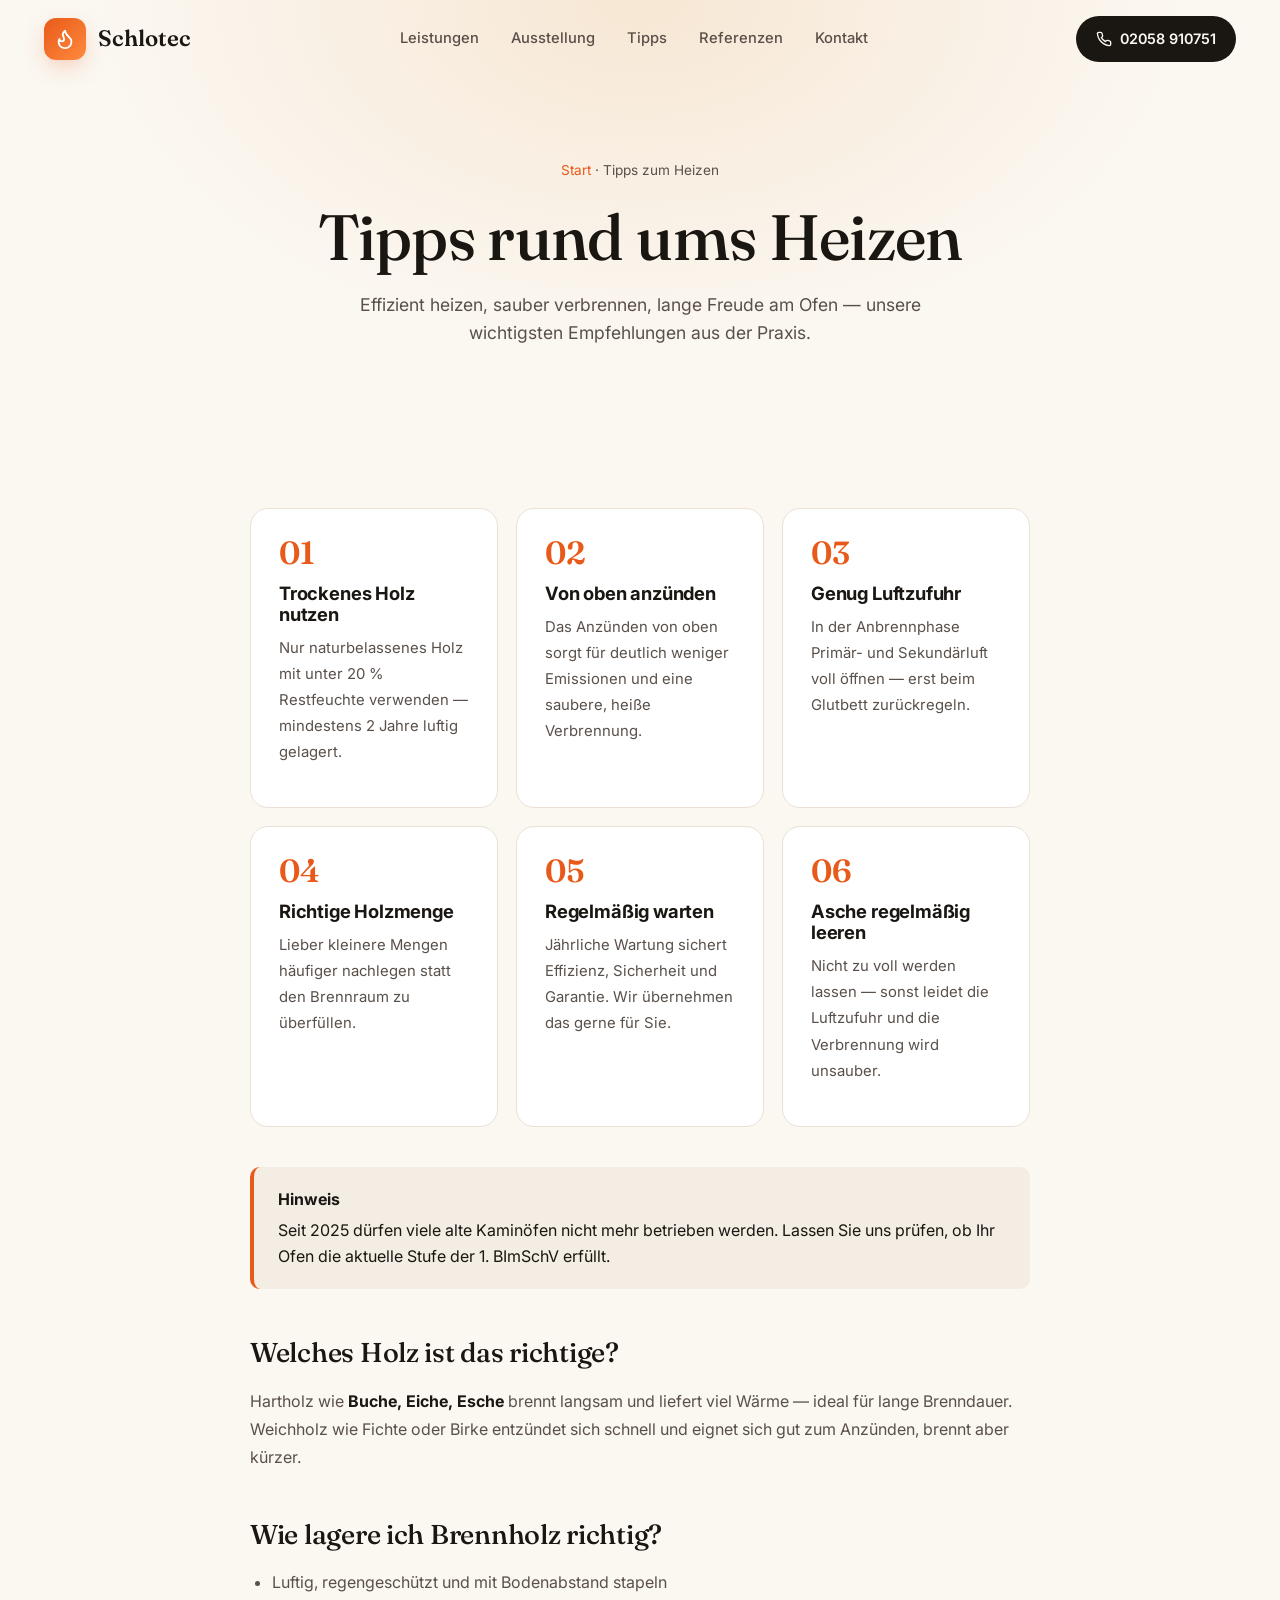
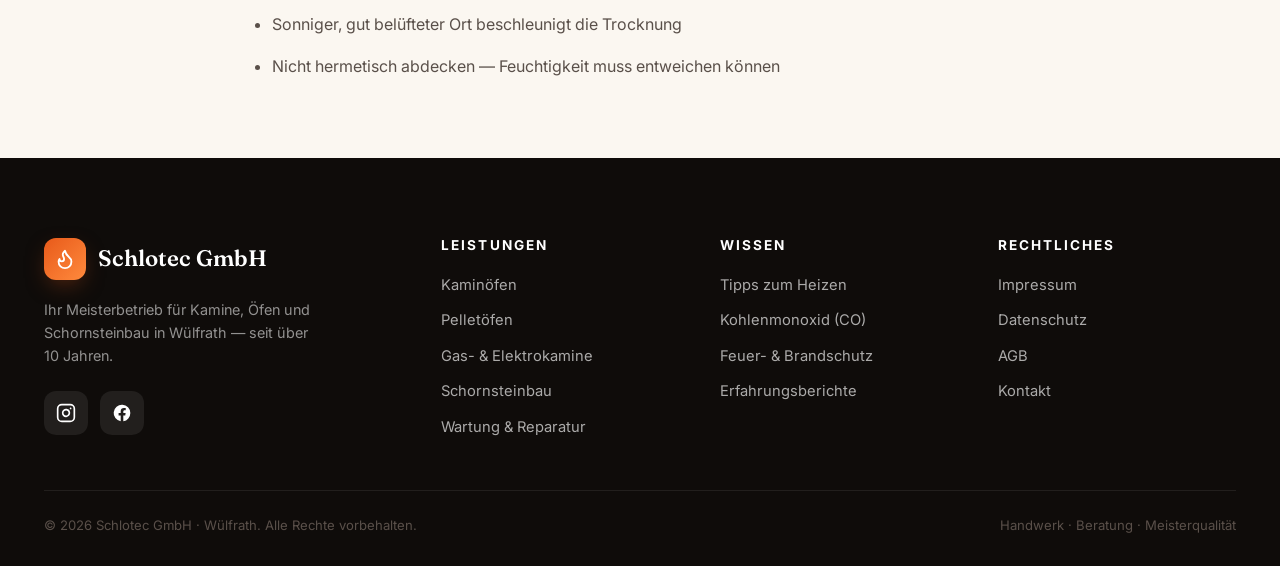
<file: tipps-heizen.html>
<!doctype html>
<html lang="de">
<head>
<meta charset="UTF-8" />
<meta name="viewport" content="width=device-width,initial-scale=1" />
<title>Tipps zum Heizen — Schlotec Wülfrath</title>
<meta name="description" content="Praxis-Tipps von Schlotec für effizientes, sauberes Heizen mit Kamin- und Pelletöfen." />
<meta name="theme-color" content="#1a1612" />
<meta property="og:title" content="Tipps zum Heizen — Schlotec Wülfrath" />
<meta property="og:description" content="Praxis-Tipps von Schlotec für effizientes, sauberes Heizen mit Kamin- und Pelletöfen." />
<meta property="og:type" content="website" />
<meta property="og:locale" content="de_DE" />
<meta property="og:image" content="/img/hero.jpg" />
<link rel="icon" href="img/logo.svg" type="image/svg+xml" />
<link rel="preconnect" href="https://fonts.googleapis.com" />
<link rel="preconnect" href="https://fonts.gstatic.com" crossorigin />
<link href="https://fonts.googleapis.com/css2?family=Fraunces:opsz,wght@9..144,400;9..144,500;9..144,600&family=Inter:wght@400;500;600;700&display=swap" rel="stylesheet" />
<link rel="stylesheet" href="styles.css" />
</head>
<body>
<header class="site-header">
  <div class="container header-inner">
    <a href="index.html" class="brand" aria-label="Schlotec — Startseite">
      <span class="brand-logo" aria-hidden="true">
        <svg viewBox="0 0 24 24" fill="none" stroke="currentColor" stroke-width="2" stroke-linecap="round" stroke-linejoin="round"><path d="M8.5 14.5A2.5 2.5 0 0 0 11 12c0-1.38-.5-2-1-3-1.072-2.143-.224-4.054 2-6 .5 2.5 2 4.9 4 6.5 2 1.6 3 3.5 3 5.5a7 7 0 1 1-14 0c0-1.153.433-2.294 1-3a2.5 2.5 0 0 0 2.5 2.5z"/></svg>
      </span>
      Schlotec
    </a>
    <nav class="nav" aria-label="Hauptnavigation">
      <a href="index.html#leistungen">Leistungen</a>
      <a href="index.html#ausstellung">Ausstellung</a>
      <a href="tipps-heizen.html">Tipps</a>
      <a href="erfahrungsberichte.html">Referenzen</a>
      <a href="index.html#kontakt">Kontakt</a>
    </nav>
    <div class="nav-cta">
      <a href="tel:+492058910751" class="tel-btn">
        <svg width="16" height="16" viewBox="0 0 24 24" fill="none" stroke="currentColor" stroke-width="2" stroke-linecap="round" stroke-linejoin="round"><path d="M22 16.92v3a2 2 0 0 1-2.18 2 19.79 19.79 0 0 1-8.63-3.07 19.5 19.5 0 0 1-6-6 19.79 19.79 0 0 1-3.07-8.67A2 2 0 0 1 4.11 2h3a2 2 0 0 1 2 1.72 12.84 12.84 0 0 0 .7 2.81 2 2 0 0 1-.45 2.11L8.09 9.91a16 16 0 0 0 6 6l1.27-1.27a2 2 0 0 1 2.11-.45 12.84 12.84 0 0 0 2.81.7A2 2 0 0 1 22 16.92z"/></svg>
        02058 910751
      </a>
      <button class="menu-toggle" aria-label="Menü öffnen" aria-expanded="false">
        <svg width="20" height="20" viewBox="0 0 24 24" fill="none" stroke="currentColor" stroke-width="2" stroke-linecap="round"><line x1="3" y1="6" x2="21" y2="6"/><line x1="3" y1="12" x2="21" y2="12"/><line x1="3" y1="18" x2="21" y2="18"/></svg>
      </button>
    </div>
  </div>
  <div class="mobile-nav">
    <a href="index.html#leistungen">Leistungen</a>
    <a href="index.html#ausstellung">Ausstellung</a>
    <a href="tipps-heizen.html">Tipps zum Heizen</a>
    <a href="co-gefahren.html">CO-Gefahren</a>
    <a href="brandschutz.html">Brandschutz</a>
    <a href="erfahrungsberichte.html">Erfahrungsberichte</a>
    <a href="index.html#kontakt">Kontakt</a>
    <a href="tel:+492058910751" style="background:var(--ink);color:#fff;text-align:center;margin-top:8px">02058 910751</a>
  </div>
</header>
<section class="page-hero">
  <div class="container">
    <div class="breadcrumb"><a href="/">Start</a> · Tipps zum Heizen</div>
    <h1>Tipps rund ums Heizen</h1>
    <p>Effizient heizen, sauber verbrennen, lange Freude am Ofen — unsere wichtigsten Empfehlungen aus der Praxis.</p>
  </div>
</section>
<section class="container prose">
  <div class="tip-grid">
    <div class="tip-card"><div class="num">01</div><h3>Trockenes Holz nutzen</h3><p>Nur naturbelassenes Holz mit unter 20 % Restfeuchte verwenden — mindestens 2 Jahre luftig gelagert.</p></div>
    <div class="tip-card"><div class="num">02</div><h3>Von oben anzünden</h3><p>Das Anzünden von oben sorgt für deutlich weniger Emissionen und eine saubere, heiße Verbrennung.</p></div>
    <div class="tip-card"><div class="num">03</div><h3>Genug Luftzufuhr</h3><p>In der Anbrennphase Primär- und Sekundärluft voll öffnen — erst beim Glutbett zurückregeln.</p></div>
    <div class="tip-card"><div class="num">04</div><h3>Richtige Holzmenge</h3><p>Lieber kleinere Mengen häufiger nachlegen statt den Brennraum zu überfüllen.</p></div>
    <div class="tip-card"><div class="num">05</div><h3>Regelmäßig warten</h3><p>Jährliche Wartung sichert Effizienz, Sicherheit und Garantie. Wir übernehmen das gerne für Sie.</p></div>
    <div class="tip-card"><div class="num">06</div><h3>Asche regelmäßig leeren</h3><p>Nicht zu voll werden lassen — sonst leidet die Luftzufuhr und die Verbrennung wird unsauber.</p></div>
  </div>
  <div class="callout"><strong>Hinweis</strong>Seit 2025 dürfen viele alte Kaminöfen nicht mehr betrieben werden. Lassen Sie uns prüfen, ob Ihr Ofen die aktuelle Stufe der 1. BImSchV erfüllt.</div>
  <h2>Welches Holz ist das richtige?</h2>
  <p>Hartholz wie <strong>Buche, Eiche, Esche</strong> brennt langsam und liefert viel Wärme — ideal für lange Brenndauer. Weichholz wie Fichte oder Birke entzündet sich schnell und eignet sich gut zum Anzünden, brennt aber kürzer.</p>
  <h2>Wie lagere ich Brennholz richtig?</h2>
  <ul>
    <li>Luftig, regengeschützt und mit Bodenabstand stapeln</li>
    <li>Sonniger, gut belüfteter Ort beschleunigt die Trocknung</li>
    <li>Nicht hermetisch abdecken — Feuchtigkeit muss entweichen können</li>
  </ul>
</section>
<footer class="footer">
  <div class="container">
    <div class="footer-grid">
      <div>
        <div class="brand" style="color:#fff;margin-bottom:18px">
          <span class="brand-logo" aria-hidden="true"><svg viewBox="0 0 24 24" fill="none" stroke="currentColor" stroke-width="2" stroke-linecap="round" stroke-linejoin="round"><path d="M8.5 14.5A2.5 2.5 0 0 0 11 12c0-1.38-.5-2-1-3-1.072-2.143-.224-4.054 2-6 .5 2.5 2 4.9 4 6.5 2 1.6 3 3.5 3 5.5a7 7 0 1 1-14 0c0-1.153.433-2.294 1-3a2.5 2.5 0 0 0 2.5 2.5z"/></svg></span>
          Schlotec GmbH
        </div>
        <p style="color:rgba(255,255,255,.55);font-size:.9rem;max-width:280px">Ihr Meisterbetrieb für Kamine, Öfen und Schornsteinbau in Wülfrath — seit über 10 Jahren.</p>
        <div class="socials" aria-label="Social Media">
          <a href="https://www.instagram.com/schlotec.gmbh/" target="_blank" rel="noopener" aria-label="Instagram"><svg viewBox="0 0 24 24" fill="none" stroke="currentColor" stroke-width="2" stroke-linecap="round" stroke-linejoin="round"><rect x="2" y="2" width="20" height="20" rx="5"/><path d="M16 11.37A4 4 0 1 1 12.63 8 4 4 0 0 1 16 11.37z"/><line x1="17.5" y1="6.5" x2="17.51" y2="6.5"/></svg></a>
          <a href="https://www.facebook.com/schlotec" target="_blank" rel="noopener" aria-label="Facebook"><svg viewBox="0 0 24 24" fill="currentColor"><path d="M22 12a10 10 0 1 0-11.56 9.88v-6.99H7.9V12h2.54V9.8c0-2.51 1.5-3.9 3.78-3.9 1.1 0 2.24.2 2.24.2v2.46h-1.26c-1.24 0-1.63.77-1.63 1.56V12h2.78l-.44 2.89h-2.34v6.99A10 10 0 0 0 22 12z"/></svg></a>
        </div>
      </div>
      <div>
        <h4>Leistungen</h4>
        <ul>
          <li><a href="index.html#leistungen">Kaminöfen</a></li>
          <li><a href="index.html#leistungen">Pelletöfen</a></li>
          <li><a href="index.html#leistungen">Gas- & Elektrokamine</a></li>
          <li><a href="index.html#leistungen">Schornsteinbau</a></li>
          <li><a href="index.html#leistungen">Wartung & Reparatur</a></li>
        </ul>
      </div>
      <div>
        <h4>Wissen</h4>
        <ul>
          <li><a href="tipps-heizen.html">Tipps zum Heizen</a></li>
          <li><a href="co-gefahren.html">Kohlenmonoxid (CO)</a></li>
          <li><a href="brandschutz.html">Feuer- & Brandschutz</a></li>
          <li><a href="erfahrungsberichte.html">Erfahrungsberichte</a></li>
        </ul>
      </div>
      <div>
        <h4>Rechtliches</h4>
        <ul>
          <li><a href="impressum.html">Impressum</a></li>
          <li><a href="datenschutz.html">Datenschutz</a></li>
          <li><a href="agb.html">AGB</a></li>
          <li><a href="index.html#kontakt">Kontakt</a></li>
        </ul>
      </div>
    </div>
    <div class="footer-bottom">
      <p>© <span id="year">2026</span> Schlotec GmbH · Wülfrath. Alle Rechte vorbehalten.</p>
      <p>Hand­werk · Beratung · Meisterqualität</p>
    </div>
  </div>
</footer>
<script src="script.js" defer></script>
</body>
</html>
</file>
<file: styles.css>
/* Schlotec — modern static site, 2025 */
*,*::before,*::after{box-sizing:border-box;margin:0;padding:0}
:root{
  --bg:#fbf7f1; --surface:#ffffff; --ink:#1a1612; --ink-soft:#5a504a;
  --line:#e9e1d6; --muted:#f3ede3;
  --ember:#e85a1a; --ember-glow:#ff8a3d; --ember-deep:#b83f0a;
  --radius:18px; --radius-sm:10px;
  --shadow-sm:0 4px 16px -8px rgba(40,25,15,.18);
  --shadow-md:0 18px 50px -20px rgba(40,25,15,.30);
  --grad-ember:linear-gradient(135deg,#e85a1a,#ff8a3d);
  --grad-dark:linear-gradient(180deg,#1a1612,#2a221c);
  --t:.35s cubic-bezier(.4,0,.2,1);
  --container:1240px;
}
html{scroll-behavior:smooth;-webkit-text-size-adjust:100%}
body{
  font-family:'Inter',ui-sans-serif,system-ui,sans-serif;
  background:var(--bg);color:var(--ink);
  font-size:16px;line-height:1.6;
  -webkit-font-smoothing:antialiased;
  text-rendering:optimizeLegibility;
}
img{max-width:100%;height:auto;display:block}
a{color:inherit;text-decoration:none}
h1,h2,h3,h4{font-family:'Fraunces',ui-serif,Georgia,serif;font-weight:500;letter-spacing:-.01em;line-height:1.15;color:var(--ink)}
h1{font-size:clamp(2.4rem,5vw,4.5rem)}
h2{font-size:clamp(2rem,3.6vw,3rem)}
h3{font-size:1.35rem;font-weight:600}
p{color:var(--ink-soft)}
.container{max-width:var(--container);margin:0 auto;padding:0 24px}
.eyebrow{display:inline-block;font-size:.75rem;font-weight:700;letter-spacing:.22em;text-transform:uppercase;color:var(--ember);margin-bottom:14px}
.btn{display:inline-flex;align-items:center;gap:8px;padding:14px 26px;border-radius:999px;font-weight:600;font-size:.95rem;transition:all var(--t);border:0;cursor:pointer}
.btn-primary{background:var(--grad-ember);color:#fff;box-shadow:0 12px 30px -12px rgba(232,90,26,.55)}
.btn-primary:hover{transform:translateY(-2px);box-shadow:0 18px 40px -12px rgba(232,90,26,.7)}
.btn-ghost{background:var(--ink);color:var(--bg)}
.btn-ghost:hover{background:var(--ember)}
.btn-outline{background:transparent;color:var(--ink);border:1px solid var(--line)}
.btn-outline:hover{border-color:var(--ink);background:var(--ink);color:#fff}

/* Header */
.site-header{position:fixed;inset:0 0 auto 0;z-index:100;transition:all var(--t)}
.site-header.scrolled{background:rgba(251,247,241,.85);backdrop-filter:saturate(180%) blur(14px);border-bottom:1px solid var(--line)}
.header-inner{display:flex;align-items:center;justify-content:space-between;height:78px}
.brand{display:flex;align-items:center;gap:12px;font-family:'Fraunces',serif;font-size:1.4rem;font-weight:600}
.brand-logo{width:42px;height:42px;border-radius:12px;background:var(--grad-ember);display:grid;place-items:center;color:#fff;box-shadow:0 8px 24px -8px rgba(232,90,26,.5)}
.brand-logo svg{width:22px;height:22px}
.nav{display:flex;align-items:center;gap:32px}
.nav a{font-size:.92rem;font-weight:500;color:var(--ink-soft);transition:color var(--t)}
.nav a:hover,.nav a.active{color:var(--ink)}
.nav-cta{display:flex;align-items:center;gap:14px}
.tel-btn{display:inline-flex;align-items:center;gap:8px;background:var(--ink);color:var(--bg);padding:11px 20px;border-radius:999px;font-size:.9rem;font-weight:600;transition:all var(--t)}
.tel-btn:hover{background:var(--ember)}
.menu-toggle{display:none;background:none;border:1px solid var(--line);width:44px;height:44px;border-radius:10px;cursor:pointer}
.mobile-nav{display:none;background:rgba(251,247,241,.96);backdrop-filter:blur(14px);border-top:1px solid var(--line);padding:14px 24px}
.mobile-nav.open{display:block}
.mobile-nav a{display:block;padding:12px;border-radius:10px;font-weight:500}
.mobile-nav a:hover{background:var(--muted)}
@media (max-width:880px){
  .nav,.nav-cta .tel-btn{display:none}
  .menu-toggle{display:grid;place-items:center}
}

/* Hero */
.hero{padding:140px 0 80px;background:radial-gradient(ellipse at top right,#f7e7d4 0%,var(--bg) 60%);position:relative;overflow:hidden}
.hero-grid{display:grid;grid-template-columns:1.1fr .9fr;gap:60px;align-items:center}
.hero-text h1{margin-bottom:24px;text-wrap:balance}
.hero-text h1 .accent{background:var(--grad-ember);-webkit-background-clip:text;background-clip:text;color:transparent;font-style:italic}
.hero-text p{font-size:1.15rem;max-width:520px;margin-bottom:36px}
.hero-actions{display:flex;flex-wrap:wrap;gap:14px;margin-bottom:40px}
.hero-meta{display:flex;gap:32px;flex-wrap:wrap}
.hero-meta div{font-size:.85rem;color:var(--ink-soft)}
.hero-meta strong{display:block;font-family:'Fraunces',serif;font-size:1.6rem;color:var(--ink);font-weight:600}
.hero-image{position:relative;border-radius:var(--radius);overflow:hidden;box-shadow:var(--shadow-md);aspect-ratio:4/3}
.hero-image img{width:100%;height:100%;object-fit:cover}
.hero-card{position:absolute;background:rgba(255,255,255,.95);backdrop-filter:blur(10px);padding:18px 22px;border-radius:14px;box-shadow:var(--shadow-sm);font-size:.85rem}
.hero-card.tl{top:24px;left:24px}
.hero-card.br{bottom:24px;right:24px;display:flex;align-items:center;gap:12px}
.hero-card .dot{width:10px;height:10px;border-radius:50%;background:#22c55e;box-shadow:0 0 0 4px rgba(34,197,94,.2)}
@media (max-width:880px){.hero{padding:120px 0 60px}.hero-grid{grid-template-columns:1fr;gap:40px}}

/* Sections */
.section{padding:100px 0}
.section-dark{background:var(--grad-dark);color:#fff}
.section-dark h2,.section-dark h3{color:#fff}
.section-dark p{color:rgba(255,255,255,.72)}
.section-head{max-width:680px;margin:0 auto 60px;text-align:center}
.section-head p{font-size:1.05rem;margin-top:18px}

/* Brands */
.brands{padding:60px 0;border-block:1px solid var(--line);background:var(--surface)}
.brand-strip{display:grid;grid-template-columns:repeat(auto-fit,minmax(110px,1fr));gap:40px;align-items:center}
.brand-strip img{max-height:46px;width:auto;margin:0 auto;opacity:.65;filter:grayscale(1);transition:all var(--t)}
.brand-strip img:hover{opacity:1;filter:none}

/* Service grid */
.services-grid{display:grid;grid-template-columns:repeat(3,1fr);gap:18px;margin-top:60px}
@media(max-width:980px){.services-grid{grid-template-columns:repeat(2,1fr)}}
@media(max-width:620px){.services-grid{grid-template-columns:1fr}}
.service-card{background:var(--surface);border:1px solid var(--line);border-radius:var(--radius);padding:34px;transition:all var(--t);position:relative;overflow:hidden}
.service-card:hover{transform:translateY(-4px);border-color:rgba(232,90,26,.4);box-shadow:var(--shadow-md)}
.service-icon{width:52px;height:52px;border-radius:14px;background:var(--muted);display:grid;place-items:center;margin-bottom:22px;transition:all var(--t)}
.service-card:hover .service-icon{background:var(--ink);color:var(--bg)}
.service-icon svg{width:24px;height:24px}
.service-card h3{margin-bottom:10px}
.service-card p{font-size:.95rem}
.service-card a{display:inline-block;margin-top:16px;font-size:.88rem;font-weight:600;color:var(--ember)}
.service-card a:hover{text-decoration:underline}

/* Showcase / stats */
.showcase{padding:120px 0;position:relative;overflow:hidden}
.showcase-grid{display:grid;grid-template-columns:1fr 1fr;gap:60px;align-items:center}
@media(max-width:880px){.showcase-grid{grid-template-columns:1fr}}
.stats{display:grid;grid-template-columns:repeat(2,1fr);gap:16px}
.stat{padding:28px;background:rgba(255,255,255,.05);border:1px solid rgba(255,255,255,.1);border-radius:var(--radius);backdrop-filter:blur(10px)}
.stat-num{font-family:'Fraunces',serif;font-size:2.6rem;font-weight:600;color:var(--ember-glow);line-height:1}
.stat-label{margin-top:8px;font-size:.9rem;color:rgba(255,255,255,.7)}

/* About */
.about-grid{display:grid;grid-template-columns:1fr 1.2fr;gap:60px;align-items:center}
@media(max-width:880px){.about-grid{grid-template-columns:1fr}}
.about-img{border-radius:var(--radius);overflow:hidden;box-shadow:var(--shadow-md)}
.about-img img{aspect-ratio:4/5;object-fit:cover;width:100%}

/* Contact */
.contact-card{background:var(--ink);color:#fff;border-radius:24px;padding:60px;display:grid;grid-template-columns:1fr 1fr;gap:50px;box-shadow:var(--shadow-md)}
@media(max-width:880px){.contact-card{grid-template-columns:1fr;padding:36px}}
.contact-card h2{color:#fff;margin-bottom:18px}
.contact-card p{color:rgba(255,255,255,.72)}
.contact-info{display:flex;flex-direction:column;gap:18px;margin-top:30px}
.contact-info a,.contact-info div{display:flex;align-items:center;gap:14px;color:#fff;font-size:1rem}
.contact-info svg{width:20px;height:20px;color:var(--ember-glow);flex-shrink:0}
.contact-form{display:flex;flex-direction:column;gap:14px}
.contact-form input,.contact-form textarea{background:rgba(255,255,255,.06);border:1px solid rgba(255,255,255,.12);color:#fff;padding:14px 16px;border-radius:12px;font:inherit;font-size:.95rem;width:100%}
.contact-form input:focus,.contact-form textarea:focus{outline:none;border-color:var(--ember-glow)}
.contact-form textarea{min-height:120px;resize:vertical}

/* Socials */
.socials{display:flex;gap:12px;margin-top:24px}
.socials a{width:44px;height:44px;border-radius:12px;background:rgba(255,255,255,.08);display:grid;place-items:center;transition:all var(--t)}
.socials a:hover{background:var(--grad-ember);transform:translateY(-2px)}
.socials svg{width:20px;height:20px;color:#fff}

/* Footer */
.footer{background:#0f0c0a;color:rgba(255,255,255,.65);padding:80px 0 30px}
.footer-grid{display:grid;grid-template-columns:1.5fr 1fr 1fr 1fr;gap:40px;margin-bottom:50px}
@media(max-width:880px){.footer-grid{grid-template-columns:1fr 1fr}}
@media(max-width:520px){.footer-grid{grid-template-columns:1fr}}
.footer h4{color:#fff;font-family:'Inter',sans-serif;font-size:.85rem;font-weight:700;text-transform:uppercase;letter-spacing:.15em;margin-bottom:18px}
.footer ul{list-style:none;display:flex;flex-direction:column;gap:10px}
.footer a{font-size:.92rem;transition:color var(--t)}
.footer a:hover{color:#fff}
.footer-bottom{border-top:1px solid rgba(255,255,255,.08);padding-top:24px;display:flex;justify-content:space-between;flex-wrap:wrap;gap:14px;font-size:.82rem}

/* Subpage hero */
.page-hero{padding:160px 0 60px;background:radial-gradient(ellipse at top,#f7e7d4,var(--bg) 60%);text-align:center}
.page-hero h1{margin-bottom:18px}
.page-hero p{max-width:620px;margin:0 auto;font-size:1.1rem}
.breadcrumb{font-size:.85rem;color:var(--ink-soft);margin-bottom:18px}
.breadcrumb a{color:var(--ember)}

/* Prose / legal */
.prose{max-width:780px;margin:0 auto;padding:60px 0}
.prose h2{margin:48px 0 18px;font-size:1.7rem}
.prose h3{margin:30px 0 12px;font-size:1.2rem;font-family:'Inter',sans-serif;font-weight:700}
.prose p,.prose li{font-size:1rem;line-height:1.75;color:var(--ink-soft);margin-bottom:14px}
.prose ul,.prose ol{padding-left:22px;margin-bottom:18px}
.prose a{color:var(--ember);border-bottom:1px solid rgba(232,90,26,.3)}
.prose strong{color:var(--ink)}
.callout{background:var(--muted);border-left:4px solid var(--ember);padding:20px 24px;border-radius:10px;margin:24px 0}
.callout strong{display:block;color:var(--ink);margin-bottom:6px}

/* Cards grid (tipps etc.) */
.tip-grid{display:grid;grid-template-columns:repeat(3,1fr);gap:18px;margin:40px 0}
@media(max-width:980px){.tip-grid{grid-template-columns:repeat(2,1fr)}}
@media(max-width:620px){.tip-grid{grid-template-columns:1fr}}
.tip-card{background:var(--surface);border:1px solid var(--line);border-radius:var(--radius);padding:28px;transition:all var(--t)}
.tip-card:hover{border-color:rgba(232,90,26,.4);transform:translateY(-3px);box-shadow:var(--shadow-sm)}
.tip-card .num{font-family:'Fraunces',serif;font-size:2rem;color:var(--ember);font-weight:600;line-height:1}
.tip-card h3{margin:14px 0 10px;font-size:1.15rem}
.tip-card p{font-size:.93rem}

/* Testimonials */
.testimonial-grid{display:grid;grid-template-columns:repeat(2,1fr);gap:24px;margin:40px 0}
@media(max-width:780px){.testimonial-grid{grid-template-columns:1fr}}
.testimonial{background:var(--surface);border:1px solid var(--line);border-radius:var(--radius);padding:32px;position:relative}
.testimonial .stars{color:var(--ember);margin-bottom:14px;letter-spacing:2px}
.testimonial blockquote{font-family:'Fraunces',serif;font-size:1.15rem;line-height:1.55;color:var(--ink);margin-bottom:18px}
.testimonial cite{font-style:normal;font-size:.88rem;color:var(--ink-soft);font-weight:500}

/* Reveal */
.reveal{opacity:0;transform:translateY(24px);transition:opacity .8s ease,transform .8s ease}
.reveal.in{opacity:1;transform:translateY(0)}

/* Utility */
.center{text-align:center}
.mt-40{margin-top:40px}
@media (prefers-reduced-motion:reduce){*{animation:none!important;transition:none!important}}

/* Contact blocks (clickable) */
.contact-blocks{display:grid;grid-template-columns:repeat(3,1fr);gap:18px;margin-top:20px}
@media(max-width:880px){.contact-blocks{grid-template-columns:1fr}}
.contact-block{
  display:flex;flex-direction:column;align-items:flex-start;gap:6px;
  background:var(--surface);border:1px solid var(--line);border-radius:var(--radius);
  padding:32px;transition:all var(--t);text-decoration:none;color:inherit;
}
a.contact-block:hover{transform:translateY(-4px);border-color:rgba(232,90,26,.4);box-shadow:var(--shadow-md)}
.contact-block-icon{
  width:52px;height:52px;border-radius:14px;background:var(--muted);
  display:grid;place-items:center;margin-bottom:14px;transition:all var(--t);
}
.contact-block-icon svg{width:24px;height:24px;color:var(--ink)}
a.contact-block:hover .contact-block-icon{background:var(--grad-ember)}
a.contact-block:hover .contact-block-icon svg{color:#fff}
.contact-block-label{font-size:.78rem;font-weight:700;letter-spacing:.18em;text-transform:uppercase;color:var(--ink-soft)}
.contact-block-value{font-family:'Fraunces',serif;font-size:1.5rem;font-weight:600;color:var(--ink);line-height:1.2}
.contact-block-hint{font-size:.9rem;color:var(--ember);font-weight:500;margin-top:4px}
.contact-block--static .contact-block-hint{color:var(--ink-soft)}
</file>
